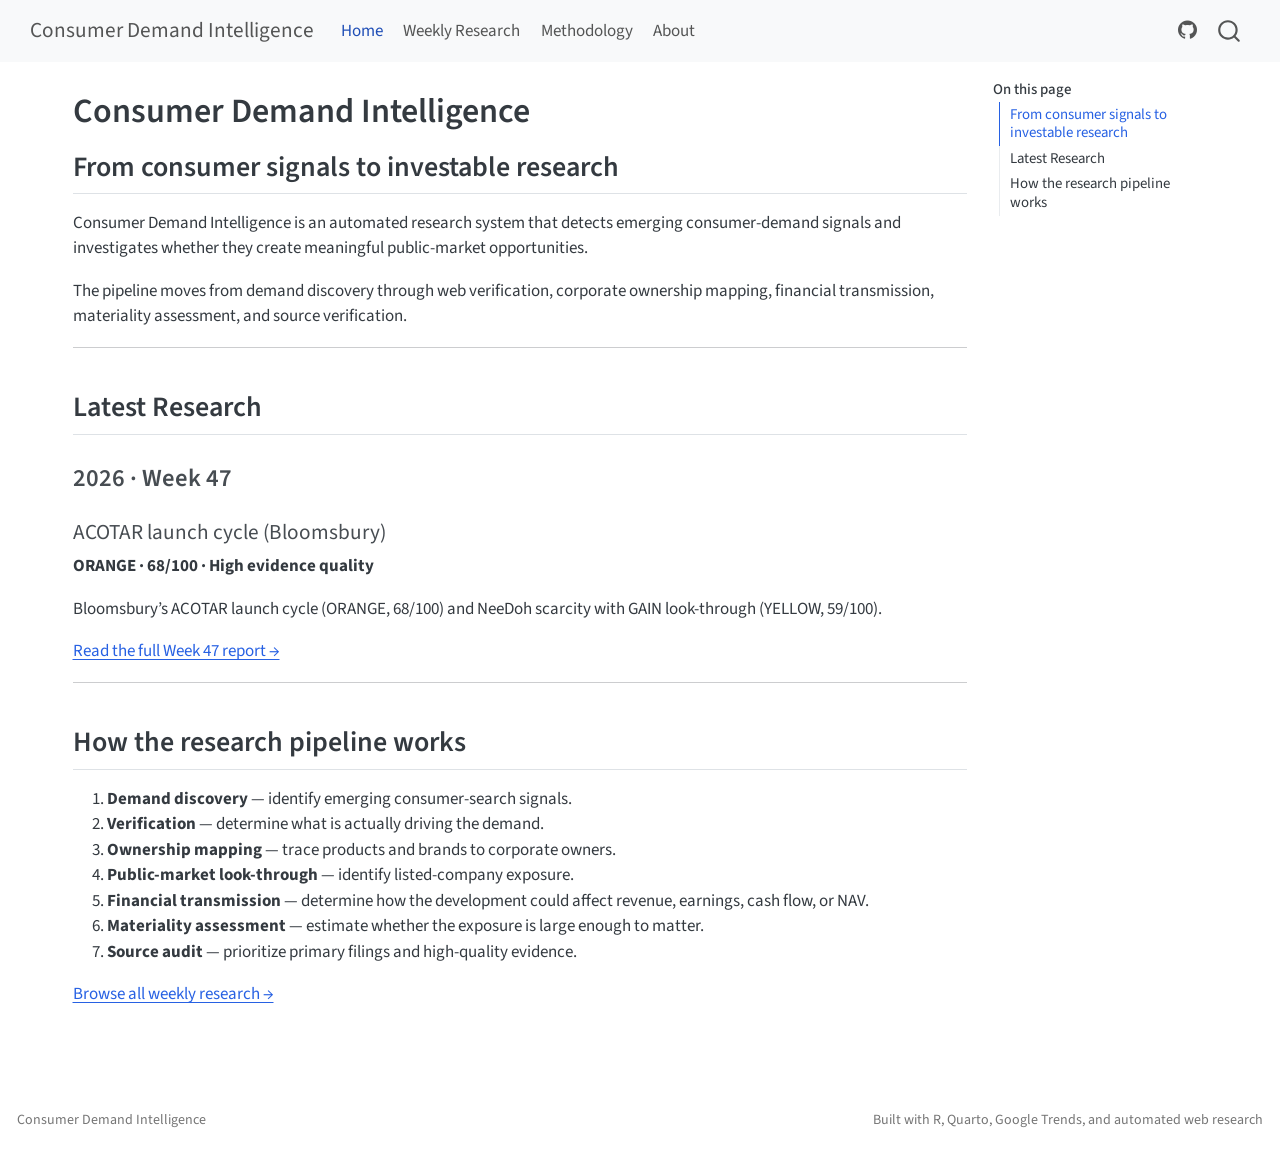
<file: index.html>
<!DOCTYPE html>
<html xmlns="http://www.w3.org/1999/xhtml" lang="en" xml:lang="en"><head>

<meta charset="utf-8">
<meta name="generator" content="quarto-1.11.9">

<meta name="viewport" content="width=device-width, initial-scale=1.0, user-scalable=yes">


<title>Consumer Demand Intelligence</title>
<style>
/* Default styles provided by pandoc.
** See https://pandoc.org/MANUAL.html#variables-for-html for config info.
*/
span.smallcaps{font-variant: small-caps;}
div.columns{display: flex; gap: 1.5em;}
div.column{flex: auto;}
@media screen {
div.columns{gap: min(4vw, 1.5em);}
div.column{overflow-x: auto;}
}
div.hanging-indent{margin-left: 1.5em; text-indent: -1.5em;}
ul.task-list{list-style: none;}
ul.task-list li input[type="checkbox"] {
  width: 0.8em;
  margin: 0 0.8em 0.2em -1em; /* quarto-specific, see https://github.com/quarto-dev/quarto-cli/issues/4556 */ 
  vertical-align: middle;
}
</style>


<script src="site_libs/quarto-nav/quarto-nav.js"></script>
<script src="site_libs/quarto-nav/headroom.min.js"></script>
<script src="site_libs/clipboard/clipboard.min.js"></script>
<script src="site_libs/quarto-search/autocomplete.umd.js"></script>
<script src="site_libs/quarto-search/fuse.min.js"></script>
<script src="site_libs/quarto-search/quarto-search.js"></script>
<meta name="quarto:offset" content="./">
<script src="site_libs/quarto-html/quarto.js" type="module"></script>
<script src="site_libs/quarto-html/tabsets/tabsets.js" type="module"></script>
<script src="site_libs/quarto-html/scrollable-regions/scrollable-regions.js" type="module"></script>
<script src="site_libs/quarto-html/popper.min.js"></script>
<script src="site_libs/quarto-html/tippy.umd.min.js"></script>
<script src="site_libs/quarto-html/anchor.min.js"></script>
<link href="site_libs/quarto-html/tippy.css" rel="stylesheet">
<link href="site_libs/quarto-html/quarto-syntax-highlighting-63b5708e65d6cd79cd7618c58d0c21e7.css" rel="stylesheet" id="quarto-text-highlighting-styles">
<script src="site_libs/bootstrap/bootstrap.min.js"></script>
<link href="site_libs/bootstrap/bootstrap-icons.css" rel="stylesheet">
<link href="site_libs/bootstrap/bootstrap-cb61c712ca1a7fe70a83faed8e4da2d7.min.css" rel="stylesheet" append-hash="true" id="quarto-bootstrap" data-mode="light">
<script id="quarto-search-options" type="application/json">{
  "location": "navbar",
  "copy-button": false,
  "collapse-after": 3,
  "panel-placement": "end",
  "type": "overlay",
  "limit": 50,
  "keyboard-shortcut": [
    "f",
    "/",
    "s"
  ],
  "show-item-context": false,
  "language": {
    "search-no-results-text": "No results",
    "search-matching-documents-text": "matching documents",
    "search-copy-link-title": "Copy link to search",
    "search-hide-matches-text": "Hide additional matches",
    "search-more-match-text": "more match in this document",
    "search-more-matches-text": "more matches in this document",
    "search-clear-button-title": "Clear",
    "search-text-placeholder": "",
    "search-detached-cancel-button-title": "Cancel",
    "search-submit-button-title": "Submit",
    "search-label": "Search"
  }
}</script>


<link rel="stylesheet" href="styles.css">
</head>

<body class="nav-fixed quarto-light"><a id="quarto-skip-link" class="visually-hidden-focusable" href="#quarto-document-content">Skip to main content</a>

<div id="quarto-search-results"></div>
  <header id="quarto-header" class="headroom fixed-top">
    <nav class="navbar navbar-expand-lg " data-bs-theme="dark" aria-label="Site">
      <div class="navbar-container container-fluid">
      <div class="navbar-brand-container mx-auto">
    <a class="navbar-brand" href="./index.html">
    <span class="navbar-title">Consumer Demand Intelligence</span>
    </a>
  </div>
          <button class="navbar-toggler" type="button" data-bs-toggle="collapse" data-bs-target="#navbarCollapse" aria-controls="navbarCollapse" aria-expanded="false" aria-label="Toggle navigation" onclick="if (window.quartoToggleHeadroom) { window.quartoToggleHeadroom(); }">
  <span class="navbar-toggler-icon"></span>
</button>
          <div class="collapse navbar-collapse" id="navbarCollapse">
            <ul class="navbar-nav navbar-nav-scroll me-auto">
  <li class="nav-item">
    <a class="nav-link active" href="./index.html" aria-current="page"> 
<span class="menu-text">Home</span></a>
  </li>  
  <li class="nav-item">
    <a class="nav-link" href="./research/index.html"> 
<span class="menu-text">Weekly Research</span></a>
  </li>  
  <li class="nav-item">
    <a class="nav-link" href="./methodology.html"> 
<span class="menu-text">Methodology</span></a>
  </li>  
  <li class="nav-item">
    <a class="nav-link" href="./about.html"> 
<span class="menu-text">About</span></a>
  </li>  
</ul>
            <ul class="navbar-nav navbar-nav-scroll ms-auto">
  <li class="nav-item compact">
    <a class="nav-link" href="https://github.com/JosePenaS/consumer-demand-intelligence"> <i class="bi bi-github" role="img">
</i> 
<span class="menu-text"></span></a>
  </li>  
</ul>
          </div> <!-- /navcollapse -->
            <div class="quarto-navbar-tools">
</div>
            <div id="quarto-search" class="" title="Search"></div>
      </div> <!-- /container-fluid -->
    </nav>
</header>
<!-- content -->
<div id="quarto-content" class="quarto-container page-columns page-rows-contents page-layout-full page-navbar">
<!-- sidebar -->
<!-- margin-sidebar -->
    <div id="quarto-margin-sidebar" class="sidebar margin-sidebar">
        <nav id="TOC" role="doc-toc" aria-labelledby="toc-title" class="toc-active">
    <h2 id="toc-title">On this page</h2>
   
  <ul>
  <li><a href="#from-consumer-signals-to-investable-research" id="toc-from-consumer-signals-to-investable-research" class="nav-link active" data-scroll-target="#from-consumer-signals-to-investable-research">From consumer signals to investable research</a></li>
  <li><a href="#latest-research" id="toc-latest-research" class="nav-link" data-scroll-target="#latest-research">Latest Research</a>
  <ul class="collapse">
  <li><a href="#week-47" id="toc-week-47" class="nav-link" data-scroll-target="#week-47">2026 · Week 47</a></li>
  </ul></li>
  <li><a href="#how-the-research-pipeline-works" id="toc-how-the-research-pipeline-works" class="nav-link" data-scroll-target="#how-the-research-pipeline-works">How the research pipeline works</a></li>
  </ul>
</nav>
    </div>
<!-- main -->
<main class="content column-page-left" id="quarto-document-content" tabindex="-1">

<header id="title-block-header" class="quarto-title-block default">
<div class="quarto-title">
<h1 class="title">Consumer Demand Intelligence</h1>
</div>



<div class="quarto-title-meta column-page-left">

    
  
    
  </div>
  


</header>


<section id="from-consumer-signals-to-investable-research" class="level2">
<h2 class="anchored" data-anchor-id="from-consumer-signals-to-investable-research">From consumer signals to investable research</h2>
<p>Consumer Demand Intelligence is an automated research system that detects emerging consumer-demand signals and investigates whether they create meaningful public-market opportunities.</p>
<p>The pipeline moves from demand discovery through web verification, corporate ownership mapping, financial transmission, materiality assessment, and source verification.</p>
<hr>
</section>
<section id="latest-research" class="level2">
<h2 class="anchored" data-anchor-id="latest-research">Latest Research</h2>
<!-- LATEST-RESEARCH-START -->
<section id="week-47" class="level3">
<h3 class="anchored" data-anchor-id="week-47">2026 · Week 47</h3>
<section id="acotar-launch-cycle-bloomsbury" class="level4">
<h4 class="anchored" data-anchor-id="acotar-launch-cycle-bloomsbury">ACOTAR launch cycle (Bloomsbury)</h4>
<p><strong>ORANGE · 68/100 · High evidence quality</strong></p>
<p>Bloomsbury’s ACOTAR launch cycle (ORANGE, 68/100) and NeeDoh scarcity with GAIN look‑through (YELLOW, 59/100).</p>
<p><a href="./research/2026-W47.html">Read the full Week 47 report →</a></p>
<!-- LATEST-RESEARCH-END -->
<hr>
</section>
</section>
</section>
<section id="how-the-research-pipeline-works" class="level2">
<h2 class="anchored" data-anchor-id="how-the-research-pipeline-works">How the research pipeline works</h2>
<ol type="1">
<li><strong>Demand discovery</strong> — identify emerging consumer-search signals.</li>
<li><strong>Verification</strong> — determine what is actually driving the demand.</li>
<li><strong>Ownership mapping</strong> — trace products and brands to corporate owners.</li>
<li><strong>Public-market look-through</strong> — identify listed-company exposure.</li>
<li><strong>Financial transmission</strong> — determine how the development could affect revenue, earnings, cash flow, or NAV.</li>
<li><strong>Materiality assessment</strong> — estimate whether the exposure is large enough to matter.</li>
<li><strong>Source audit</strong> — prioritize primary filings and high-quality evidence.</li>
</ol>
<p><a href="./research/index.html">Browse all weekly research →</a></p>


</section>

</main> <!-- /main -->
<script id="quarto-html-after-body" type="application/javascript">
  window.document.addEventListener("DOMContentLoaded", function (event) {
    const icon = "";
    const anchorJS = new window.AnchorJS();
    anchorJS.options = {
      placement: 'right',
      icon: icon
    };
    anchorJS.add('.anchored');
    const isCodeAnnotation = (el) => {
      for (const clz of el.classList) {
        if (clz.startsWith('code-annotation-')) {                     
          return true;
        }
      }
      return false;
    }
    const onCopySuccess = function(e) {
      // button target
      const button = e.trigger;
      // don't keep focus
      button.blur();
      // flash "checked"
      button.classList.add('code-copy-button-checked');
      var currentTitle = button.getAttribute("title");
      button.setAttribute("title", "Copied!");
      let tooltip;
      if (window.bootstrap) {
        button.setAttribute("data-bs-toggle", "tooltip");
        button.setAttribute("data-bs-placement", "left");
        button.setAttribute("data-bs-title", "Copied!");
        tooltip = new bootstrap.Tooltip(button, 
          { trigger: "manual", 
            customClass: "code-copy-button-tooltip",
            offset: [0, -8]});
        tooltip.show();    
      }
      setTimeout(function() {
        if (tooltip) {
          tooltip.hide();
          button.removeAttribute("data-bs-title");
          button.removeAttribute("data-bs-toggle");
          button.removeAttribute("data-bs-placement");
        }
        button.setAttribute("title", currentTitle);
        button.classList.remove('code-copy-button-checked');
      }, 1000);
      // clear code selection
      e.clearSelection();
    }
    const getTextToCopy = function(trigger) {
      const outerScaffold = trigger.parentElement.cloneNode(true);
      const codeEl = outerScaffold.querySelector('code');
      for (const childEl of codeEl.children) {
        if (isCodeAnnotation(childEl)) {
          childEl.remove();
        }
      }
      return codeEl.innerText;
    }
    const clipboard = new window.ClipboardJS('.code-copy-button:not([data-in-quarto-modal])', {
      text: getTextToCopy
    });
    clipboard.on('success', onCopySuccess);
    if (window.document.getElementById('quarto-embedded-source-code-modal')) {
      const clipboardModal = new window.ClipboardJS('.code-copy-button[data-in-quarto-modal]', {
        text: getTextToCopy,
        container: window.document.getElementById('quarto-embedded-source-code-modal')
      });
      clipboardModal.on('success', onCopySuccess);
    }
      var localhostRegex = new RegExp(/^(?:http|https):\/\/localhost\:?[0-9]*\//);
      var mailtoRegex = new RegExp(/^mailto:/);
        var filterRegex = new RegExp("https:\/\/JosePenaS\.github\.io\/consumer-demand-intelligence\/");
      const newWindowLabel = "(opens in a new tab)";
      const newWindowNoteId = "quarto-ext-newwindow-label";
      // Links reference one hidden label through aria-describedby, so the
      // announcement never changes their accessible name.
      var describeNewWindow = (link) => {
        if (!window.document.getElementById(newWindowNoteId)) {
          var newWindowNote = window.document.createElement("span");
          newWindowNote.id = newWindowNoteId;
          newWindowNote.hidden = true;
          newWindowNote.textContent = newWindowLabel;
          window.document.body.appendChild(newWindowNote);
        }
        var describedBy = (link.getAttribute("aria-describedby") || "").split(/\s+/).filter(Boolean);
        if (!describedBy.includes(newWindowNoteId)) {
          describedBy.push(newWindowNoteId);
          link.setAttribute("aria-describedby", describedBy.join(" "));
        }
      }
      var isInternal = (href) => {
          return filterRegex.test(href) || localhostRegex.test(href) || mailtoRegex.test(href);
      }
      // Inspect non-navigation links and adorn them if external
      window.quartoDecorateExternalLinks = function (root) {
     var links = (root || window.document).querySelectorAll('a[href]:not(.nav-link):not(.navbar-brand):not(.toc-action):not(.sidebar-link):not(.sidebar-item-toggle):not(.pagination-link):not(.no-external):not([aria-hidden]):not(.dropdown-item):not(.quarto-navigation-tool):not(.about-link)');
      for (var i=0; i<links.length; i++) {
        const link = links[i];
        if (!isInternal(link.href)) {
          // undo the damage that might have been done by quarto-nav.js in the case of
          // links that we want to consider external
          if (link.dataset.originalHref !== undefined) {
            link.href = link.dataset.originalHref;
          }
            // target, if specified
            link.setAttribute("target", "_blank");
            if (link.getAttribute("rel") === null) {
              link.setAttribute("rel", "noopener");
            }
            describeNewWindow(link);
          if (!link.classList.contains('no-external-icon')) {
          }
        }
      }
      };
      window.quartoDecorateExternalLinks(window.document);
    // Esc closes the popup (WCAG 1.4.13) and focus leaving both trigger and
    // popup closes it (WCAG 2.4.11); tippy handles neither for interactive popups.
    const hideOnEscAndFocusOut = {
      name: 'hideOnEscAndFocusOut',
      defaultValue: true,
      fn(instance) {
        const dismiss = () => {
          // A show scheduled by the trigger delay would otherwise reopen it
          instance.clearDelayTimeouts();
          instance.hide();
        };
        const onKeyDown = (event) => {
          if (event.key !== 'Escape') {
            return;
          }
          // Keep Esc from also reaching page handlers (e.g. reveal.js overview),
          // except an open reveal.js slide menu, which Esc should close too.
          // The menu handles keys only when its keyboard option is on.
          const menuHandlesEsc = window.Reveal?.getPlugin?.('menu')?.isOpen() &&
            window.Reveal.getConfig().menu?.keyboard !== false;
          if (!menuHandlesEsc) {
            event.stopPropagation();
          }
          if (instance.popper.contains(window.document.activeElement)) {
            // Disabled while refocusing so the focus trigger does not reopen it
            instance.disable();
            instance.reference.focus();
            instance.enable();
          }
          dismiss();
        };
        const onFocusOut = (event) => {
          const target = event.relatedTarget;
          if (target && !instance.reference.contains(target) &&
              !instance.popper.contains(target)) {
            dismiss();
          }
        };
        // On the trigger too: a click trigger (code-annotations: select) has no
        // blur handling. Attached for the instance's lifetime so leaving the
        // trigger also cancels a show still pending on the trigger delay.
        instance.reference.addEventListener('focusout', onFocusOut);
        return {
          onShow() {
            window.document.addEventListener('keydown', onKeyDown, true);
            instance.popper.addEventListener('focusout', onFocusOut);
          },
          onHide() {
            window.document.removeEventListener('keydown', onKeyDown, true);
            instance.popper.removeEventListener('focusout', onFocusOut);
          },
          onDestroy() {
            instance.reference.removeEventListener('focusout', onFocusOut);
          },
        };
      },
    };
    function tippyHover(el, contentFn, onTriggerFn, onUntriggerFn) {
      const config = {
        allowHTML: true,
        maxWidth: 500,
        delay: 100,
        arrow: false,
        appendTo: function(el) {
            return el.parentElement;
        },
        interactive: true,
        interactiveBorder: 10,
        theme: 'quarto',
        placement: 'bottom-start',
        plugins: [hideOnEscAndFocusOut],
      };
      if (contentFn) {
        config.content = contentFn;
      }
      if (onTriggerFn) {
        config.onTrigger = onTriggerFn;
      }
      if (onUntriggerFn) {
        config.onUntrigger = onUntriggerFn;
      }
      window.tippy(el, config); 
    }
    const noterefs = window.document.querySelectorAll('a[role="doc-noteref"]');
    for (var i=0; i<noterefs.length; i++) {
      const ref = noterefs[i];
      tippyHover(ref, function() {
        // use id or data attribute instead here
        let href = ref.getAttribute('data-footnote-href') || ref.getAttribute('href');
        try { href = new URL(href).hash; } catch {}
        const id = href.replace(/^#\/?/, "");
        const note = window.document.getElementById(id);
        if (note) {
          return note.innerHTML;
        } else {
          return "";
        }
      });
    }
    const xrefs = window.document.querySelectorAll('a.quarto-xref');
    const processXRef = (id, note) => {
      // Strip column container classes
      const stripColumnClz = (el) => {
        el.classList.remove("page-full", "page-columns");
        if (el.children) {
          for (const child of el.children) {
            stripColumnClz(child);
          }
        }
      }
      stripColumnClz(note)
      if (id === null || id.startsWith('sec-')) {
        // Special case sections, only their first couple elements
        const container = document.createElement("div");
        if (note.children && note.children.length > 2) {
          container.appendChild(note.children[0].cloneNode(true));
          for (let i = 1; i < note.children.length; i++) {
            const child = note.children[i];
            if (child.tagName === "P" && child.innerText === "") {
              continue;
            } else {
              container.appendChild(child.cloneNode(true));
              break;
            }
          }
          if (window.Quarto?.typesetMath) {
            window.Quarto.typesetMath(container);
          }
          return container.innerHTML
        } else {
          if (window.Quarto?.typesetMath) {
            window.Quarto.typesetMath(note);
          }
          return note.innerHTML;
        }
      } else {
        // Remove any anchor links if they are present
        const anchorLink = note.querySelector('a.anchorjs-link');
        if (anchorLink) {
          anchorLink.remove();
        }
        if (window.Quarto?.typesetMath) {
          window.Quarto.typesetMath(note);
        }
        if (note.classList.contains("callout")) {
          return note.outerHTML;
        } else {
          return note.innerHTML;
        }
      }
    }
    for (var i=0; i<xrefs.length; i++) {
      const xref = xrefs[i];
      tippyHover(xref, undefined, function(instance) {
        instance.disable();
        let url = xref.getAttribute('href');
        let hash = undefined; 
        if (url.startsWith('#')) {
          hash = url;
        } else {
          try { hash = new URL(url).hash; } catch {}
        }
        if (hash) {
          const id = hash.replace(/^#\/?/, "");
          const note = window.document.getElementById(id);
          if (note !== null) {
            try {
              const html = processXRef(id, note.cloneNode(true));
              instance.setContent(html);
            } finally {
              instance.enable();
              instance.show();
            }
          } else {
            // See if we can fetch this
            fetch(url.split('#')[0])
            .then(res => res.text())
            .then(html => {
              const parser = new DOMParser();
              const htmlDoc = parser.parseFromString(html, "text/html");
              const note = htmlDoc.getElementById(id);
              if (note !== null) {
                const html = processXRef(id, note);
                instance.setContent(html);
              } 
            }).finally(() => {
              instance.enable();
              instance.show();
            });
          }
        } else {
          // See if we can fetch a full url (with no hash to target)
          // This is a special case and we should probably do some content thinning / targeting
          fetch(url)
          .then(res => res.text())
          .then(html => {
            const parser = new DOMParser();
            const htmlDoc = parser.parseFromString(html, "text/html");
            const note = htmlDoc.querySelector('main.content');
            if (note !== null) {
              // This should only happen for chapter cross references
              // (since there is no id in the URL)
              // remove the first header
              if (note.children.length > 0 && note.children[0].tagName === "HEADER") {
                note.children[0].remove();
              }
              const html = processXRef(null, note);
              instance.setContent(html);
            } 
          }).finally(() => {
            instance.enable();
            instance.show();
          });
        }
      }, function(instance) {
      });
    }
        let selectedAnnoteEl;
        const selectorForAnnotation = ( cell, annotation) => {
          let cellAttr = 'data-code-cell="' + cell + '"';
          let lineAttr = 'data-code-annotation="' +  annotation + '"';
          const selector = 'span[' + cellAttr + '][' + lineAttr + ']';
          return selector;
        }
        const selectCodeLines = (annoteEl) => {
          const doc = window.document;
          const targetCell = annoteEl.getAttribute("data-target-cell");
          const targetAnnotation = annoteEl.getAttribute("data-target-annotation");
          const annoteSpan = window.document.querySelector(selectorForAnnotation(targetCell, targetAnnotation));
          const lines = annoteSpan.getAttribute("data-code-lines").split(",");
          const lineIds = lines.map((line) => {
            return targetCell + "-" + line;
          })
          // Each band is positioned against its own containing block, which is
          // not the offsetParent of the lines, so place it from client rects.
          const placeBand = (band, firstEl, lastEl, codeBlock) => {
            const container = band.offsetParent;
            if (container === null) {
              return;
            }
            const containerRect = container.getBoundingClientRect();
            // Reveal.js scales slides with a transform, so convert client
            // pixels back to the CSS pixels of the container.
            const scale = containerRect.height / container.offsetHeight || 1;
            const firstRect = firstEl.getBoundingClientRect();
            const lastRect = lastEl.getBoundingClientRect();
            const top = (firstRect.top - containerRect.top) / scale - container.clientTop + container.scrollTop;
            const height = (lastRect.bottom - firstRect.top) / scale;
            band.style.top = top - 2 + "px";
            band.style.height = height + 4 + "px";
            if (codeBlock) {
              // Without the copy button wrapper, the containing block is wider
              // than the code block, so span the code block explicitly.
              const blockRect = codeBlock.getBoundingClientRect();
              band.style.left = (blockRect.left - containerRect.left) / scale - container.clientLeft + container.scrollLeft + "px";
              band.style.width = blockRect.width / scale + "px";
            }
          };
          if (lineIds.length > 0) {
            const el = window.document.getElementById(lineIds[0]);
            const lastEl = window.document.getElementById(lineIds[lineIds.length - 1]);
            const parent = el.parentElement.parentElement;
            // cook up a div (if necessary) and position it
            let div = window.document.getElementById("code-annotation-line-highlight");
            if (div === null) {
              div = window.document.createElement("div");
              div.setAttribute("id", "code-annotation-line-highlight");
              div.style.position = 'absolute';
              parent.appendChild(div);
            }
            placeBand(div, el, lastEl, parent.closest("div.sourceCode") || parent);
            let gutterDiv = window.document.getElementById("code-annotation-line-highlight-gutter");
            if (gutterDiv === null) {
              gutterDiv = window.document.createElement("div");
              gutterDiv.setAttribute("id", "code-annotation-line-highlight-gutter");
              gutterDiv.style.position = 'absolute';
              const codeCell = window.document.getElementById(targetCell);
              const gutter = codeCell.querySelector('.code-annotation-gutter');
              gutter.appendChild(gutterDiv);
            }
            placeBand(gutterDiv, el, lastEl);
            selectedAnnoteEl = annoteEl;
          }
        };
        const unselectCodeLines = () => {
          const elementsIds = ["code-annotation-line-highlight", "code-annotation-line-highlight-gutter"];
          elementsIds.forEach((elId) => {
            const div = window.document.getElementById(elId);
            if (div) {
              div.remove();
            }
          });
          selectedAnnoteEl = undefined;
        };
          // Handle positioning of the toggle
      window.addEventListener(
        "resize",
        throttle(() => {
          elRect = undefined;
          if (selectedAnnoteEl) {
            selectCodeLines(selectedAnnoteEl);
          }
        }, 10)
      );
      function throttle(fn, ms) {
      let throttle = false;
      let timer;
        return (...args) => {
          if(!throttle) { // first call gets through
              fn.apply(this, args);
              throttle = true;
          } else { // all the others get throttled
              if(timer) clearTimeout(timer); // cancel #2
              timer = setTimeout(() => {
                fn.apply(this, args);
                timer = throttle = false;
              }, ms);
          }
        };
      }
        // Attach click handler to the DT
        const annoteDls = window.document.querySelectorAll('dt[data-target-cell]');
        for (const annoteDlNode of annoteDls) {
          annoteDlNode.addEventListener('click', (event) => {
            const clickedEl = event.target;
            if (clickedEl !== selectedAnnoteEl) {
              unselectCodeLines();
              const activeEl = window.document.querySelector('dt[data-target-cell].code-annotation-active');
              if (activeEl) {
                activeEl.classList.remove('code-annotation-active');
              }
              selectCodeLines(clickedEl);
              clickedEl.classList.add('code-annotation-active');
            } else {
              // Unselect the line
              unselectCodeLines();
              clickedEl.classList.remove('code-annotation-active');
            }
          });
        }
    const findCites = (el) => {
      const parentEl = el.parentElement;
      if (parentEl) {
        const cites = parentEl.dataset.cites;
        if (cites) {
          return {
            el,
            cites: cites.split(' ')
          };
        } else {
          return findCites(el.parentElement)
        }
      } else {
        return undefined;
      }
    };
    var bibliorefs = window.document.querySelectorAll('a[role="doc-biblioref"]');
    for (var i=0; i<bibliorefs.length; i++) {
      const ref = bibliorefs[i];
      const citeInfo = findCites(ref);
      if (citeInfo) {
        tippyHover(citeInfo.el, function() {
          var popup = window.document.createElement('div');
          citeInfo.cites.forEach(function(cite) {
            var citeDiv = window.document.createElement('div');
            citeDiv.classList.add('hanging-indent');
            citeDiv.classList.add('csl-entry');
            var biblioDiv = window.document.getElementById('ref-' + cite);
            if (biblioDiv) {
              citeDiv.innerHTML = biblioDiv.innerHTML;
            }
            popup.appendChild(citeDiv);
          });
          return popup.innerHTML;
        });
      }
    }
  });
  </script>
  <script type="application/javascript">
  window.quartoScrollableRegionsLabels = {"code":"Scrollable code","output":"Scrollable output"};
  </script>
</div> <!-- /content -->
<footer class="footer">
  <div class="nav-footer">
    <div class="nav-footer-left">
<p>Consumer Demand Intelligence</p>
</div>   
    <div class="nav-footer-center">
      &nbsp;
    </div>
    <div class="nav-footer-right">
<p>Built with R, Quarto, Google Trends, and automated web research</p>
</div>
  </div>
</footer>




</body></html>
</file>
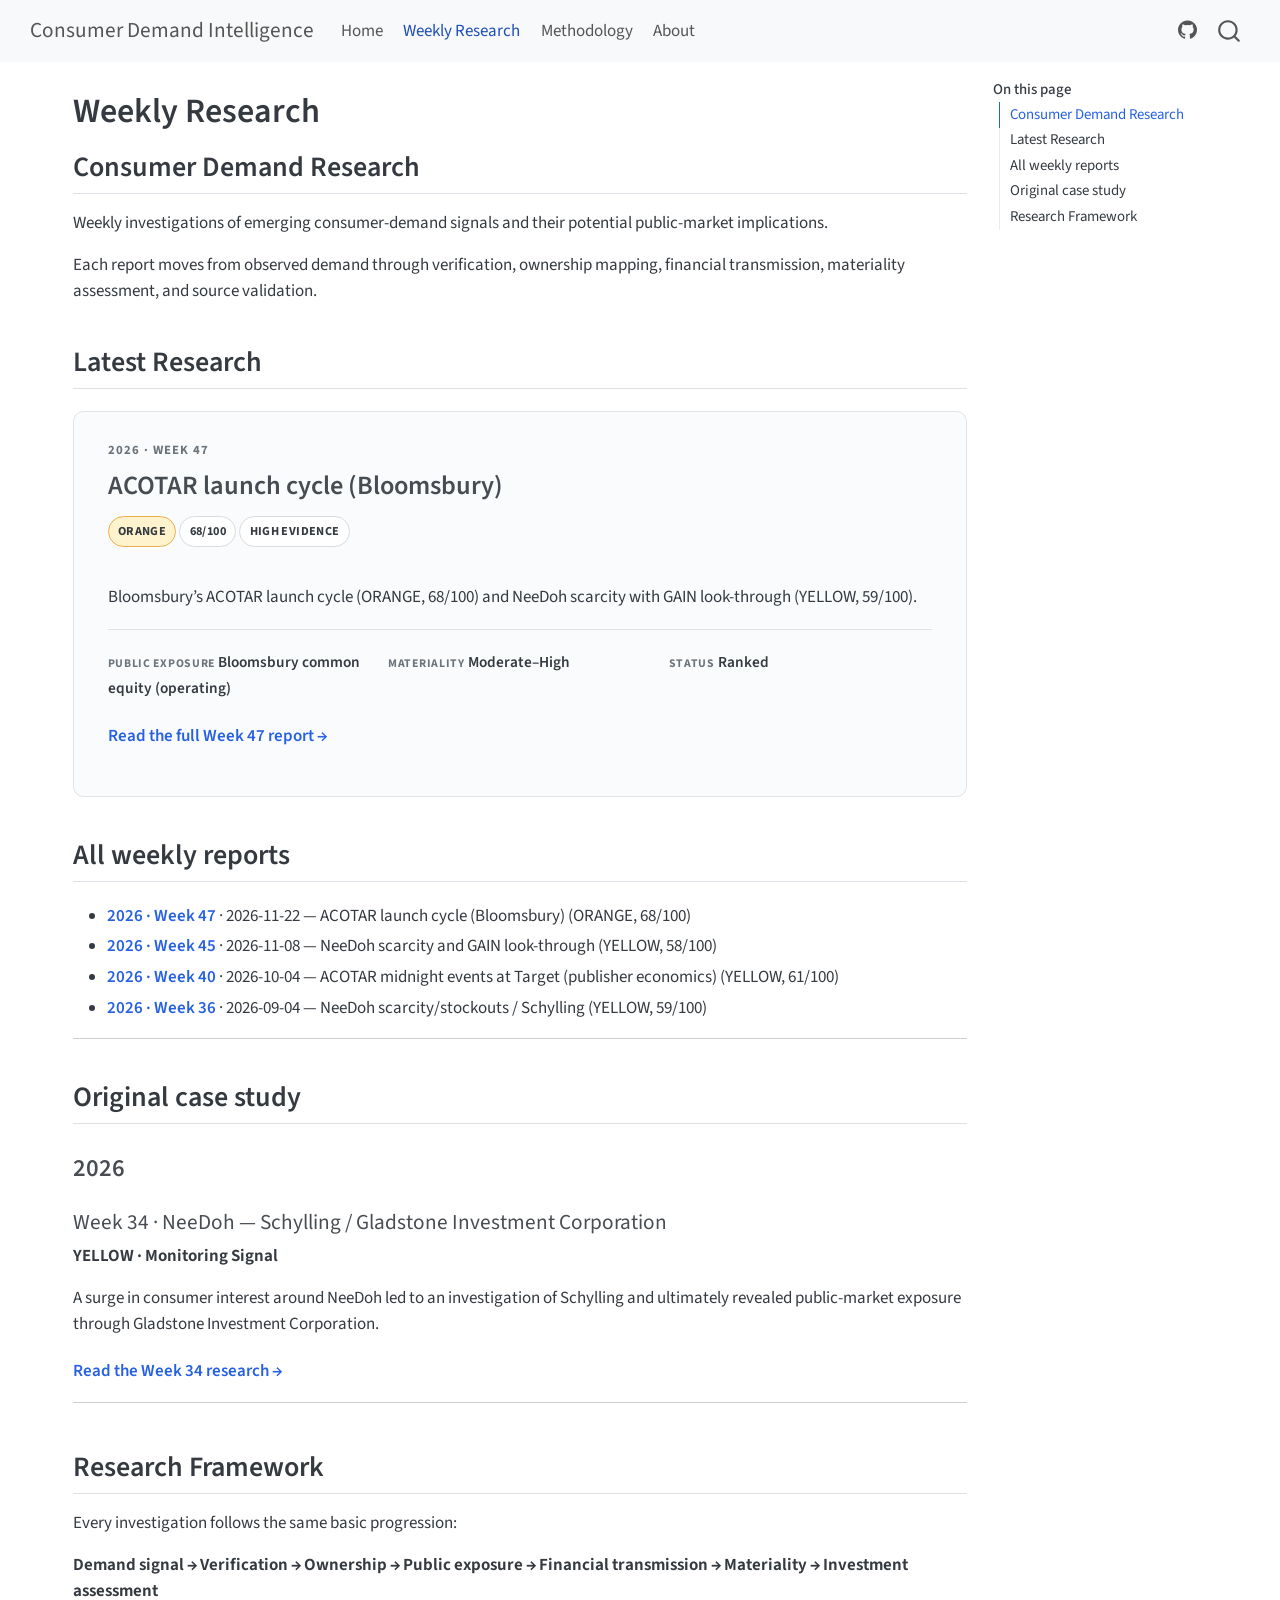
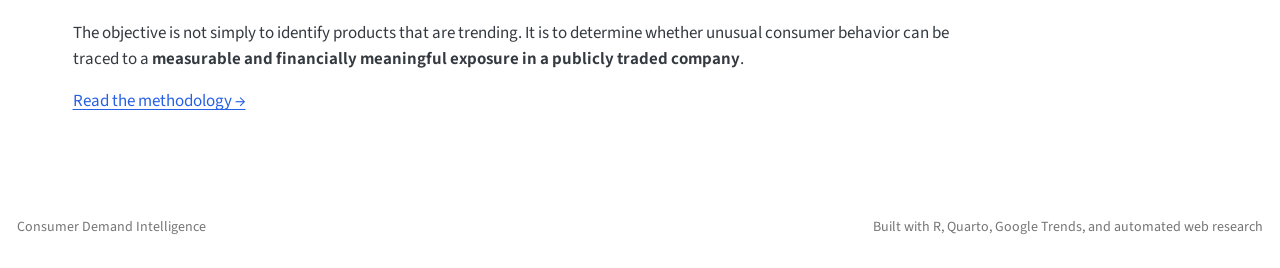
<file: research/index.html>
<!DOCTYPE html>
<html xmlns="http://www.w3.org/1999/xhtml" lang="en" xml:lang="en"><head>

<meta charset="utf-8">
<meta name="generator" content="quarto-1.11.9">

<meta name="viewport" content="width=device-width, initial-scale=1.0, user-scalable=yes">


<title>Weekly Research – Consumer Demand Intelligence</title>
<style>
/* Default styles provided by pandoc.
** See https://pandoc.org/MANUAL.html#variables-for-html for config info.
*/
span.smallcaps{font-variant: small-caps;}
div.columns{display: flex; gap: 1.5em;}
div.column{flex: auto;}
@media screen {
div.columns{gap: min(4vw, 1.5em);}
div.column{overflow-x: auto;}
}
div.hanging-indent{margin-left: 1.5em; text-indent: -1.5em;}
ul.task-list{list-style: none;}
ul.task-list li input[type="checkbox"] {
  width: 0.8em;
  margin: 0 0.8em 0.2em -1em; /* quarto-specific, see https://github.com/quarto-dev/quarto-cli/issues/4556 */ 
  vertical-align: middle;
}
</style>


<script src="../site_libs/quarto-nav/quarto-nav.js"></script>
<script src="../site_libs/quarto-nav/headroom.min.js"></script>
<script src="../site_libs/clipboard/clipboard.min.js"></script>
<script src="../site_libs/quarto-search/autocomplete.umd.js"></script>
<script src="../site_libs/quarto-search/fuse.min.js"></script>
<script src="../site_libs/quarto-search/quarto-search.js"></script>
<meta name="quarto:offset" content="../">
<script src="../site_libs/quarto-html/quarto.js" type="module"></script>
<script src="../site_libs/quarto-html/tabsets/tabsets.js" type="module"></script>
<script src="../site_libs/quarto-html/scrollable-regions/scrollable-regions.js" type="module"></script>
<script src="../site_libs/quarto-html/popper.min.js"></script>
<script src="../site_libs/quarto-html/tippy.umd.min.js"></script>
<script src="../site_libs/quarto-html/anchor.min.js"></script>
<link href="../site_libs/quarto-html/tippy.css" rel="stylesheet">
<link href="../site_libs/quarto-html/quarto-syntax-highlighting-63b5708e65d6cd79cd7618c58d0c21e7.css" rel="stylesheet" id="quarto-text-highlighting-styles">
<script src="../site_libs/bootstrap/bootstrap.min.js"></script>
<link href="../site_libs/bootstrap/bootstrap-icons.css" rel="stylesheet">
<link href="../site_libs/bootstrap/bootstrap-cb61c712ca1a7fe70a83faed8e4da2d7.min.css" rel="stylesheet" append-hash="true" id="quarto-bootstrap" data-mode="light">
<script id="quarto-search-options" type="application/json">{
  "location": "navbar",
  "copy-button": false,
  "collapse-after": 3,
  "panel-placement": "end",
  "type": "overlay",
  "limit": 50,
  "keyboard-shortcut": [
    "f",
    "/",
    "s"
  ],
  "show-item-context": false,
  "language": {
    "search-no-results-text": "No results",
    "search-matching-documents-text": "matching documents",
    "search-copy-link-title": "Copy link to search",
    "search-hide-matches-text": "Hide additional matches",
    "search-more-match-text": "more match in this document",
    "search-more-matches-text": "more matches in this document",
    "search-clear-button-title": "Clear",
    "search-text-placeholder": "",
    "search-detached-cancel-button-title": "Cancel",
    "search-submit-button-title": "Submit",
    "search-label": "Search"
  }
}</script>


<link rel="stylesheet" href="../styles.css">
</head>

<body class="nav-fixed research-hub quarto-light"><a id="quarto-skip-link" class="visually-hidden-focusable" href="#quarto-document-content">Skip to main content</a>

<div id="quarto-search-results"></div>
  <header id="quarto-header" class="headroom fixed-top">
    <nav class="navbar navbar-expand-lg " data-bs-theme="dark" aria-label="Site">
      <div class="navbar-container container-fluid">
      <div class="navbar-brand-container mx-auto">
    <a class="navbar-brand" href="../index.html">
    <span class="navbar-title">Consumer Demand Intelligence</span>
    </a>
  </div>
          <button class="navbar-toggler" type="button" data-bs-toggle="collapse" data-bs-target="#navbarCollapse" aria-controls="navbarCollapse" aria-expanded="false" aria-label="Toggle navigation" onclick="if (window.quartoToggleHeadroom) { window.quartoToggleHeadroom(); }">
  <span class="navbar-toggler-icon"></span>
</button>
          <div class="collapse navbar-collapse" id="navbarCollapse">
            <ul class="navbar-nav navbar-nav-scroll me-auto">
  <li class="nav-item">
    <a class="nav-link" href="../index.html"> 
<span class="menu-text">Home</span></a>
  </li>  
  <li class="nav-item">
    <a class="nav-link active" href="../research/index.html" aria-current="page"> 
<span class="menu-text">Weekly Research</span></a>
  </li>  
  <li class="nav-item">
    <a class="nav-link" href="../methodology.html"> 
<span class="menu-text">Methodology</span></a>
  </li>  
  <li class="nav-item">
    <a class="nav-link" href="../about.html"> 
<span class="menu-text">About</span></a>
  </li>  
</ul>
            <ul class="navbar-nav navbar-nav-scroll ms-auto">
  <li class="nav-item compact">
    <a class="nav-link" href="https://github.com/JosePenaS/consumer-demand-intelligence"> <i class="bi bi-github" role="img">
</i> 
<span class="menu-text"></span></a>
  </li>  
</ul>
          </div> <!-- /navcollapse -->
            <div class="quarto-navbar-tools">
</div>
            <div id="quarto-search" class="" title="Search"></div>
      </div> <!-- /container-fluid -->
    </nav>
</header>
<!-- content -->
<div id="quarto-content" class="quarto-container page-columns page-rows-contents page-layout-full page-navbar">
<!-- sidebar -->
<!-- margin-sidebar -->
    <div id="quarto-margin-sidebar" class="sidebar margin-sidebar">
        <nav id="TOC" role="doc-toc" aria-labelledby="toc-title" class="toc-active">
    <h2 id="toc-title">On this page</h2>
   
  <ul>
  <li><a href="#consumer-demand-research" id="toc-consumer-demand-research" class="nav-link active" data-scroll-target="#consumer-demand-research">Consumer Demand Research</a></li>
  <li><a href="#latest-research" id="toc-latest-research" class="nav-link" data-scroll-target="#latest-research">Latest Research</a></li>
  <li><a href="#all-weekly-reports" id="toc-all-weekly-reports" class="nav-link" data-scroll-target="#all-weekly-reports">All weekly reports</a></li>
  <li><a href="#original-case-study" id="toc-original-case-study" class="nav-link" data-scroll-target="#original-case-study">Original case study</a>
  <ul class="collapse">
  <li><a href="#section" id="toc-section" class="nav-link" data-scroll-target="#section">2026</a></li>
  </ul></li>
  <li><a href="#research-framework" id="toc-research-framework" class="nav-link" data-scroll-target="#research-framework">Research Framework</a></li>
  </ul>
</nav>
    </div>
<!-- main -->
<main class="content column-page-left" id="quarto-document-content" tabindex="-1">

<header id="title-block-header" class="quarto-title-block default">
<div class="quarto-title">
<h1 class="title">Weekly Research</h1>
</div>



<div class="quarto-title-meta column-page-left">

    
  
    
  </div>
  


</header>


<section id="consumer-demand-research" class="level2">
<h2 class="anchored" data-anchor-id="consumer-demand-research">Consumer Demand Research</h2>
<p>Weekly investigations of emerging consumer-demand signals and their potential public-market implications.</p>
<p>Each report moves from observed demand through verification, ownership mapping, financial transmission, materiality assessment, and source validation.</p>
<!-- AUTO-WEEKLY-START -->
</section>
<section id="latest-research" class="level2">
<h2 class="anchored" data-anchor-id="latest-research">Latest Research</h2>
<div class="research-feature">
<div class="research-kicker">
2026 · WEEK 47
</div>
<section id="acotar-launch-cycle-bloomsbury" class="level3">
<h3 class="anchored" data-anchor-id="acotar-launch-cycle-bloomsbury">ACOTAR launch cycle (Bloomsbury)</h3>
<div class="research-meta">
<p><span class="research-badge research-badge-orange">ORANGE</span> <span class="research-badge">68/100</span> <span class="research-badge">HIGH EVIDENCE</span></p>
</div>
<p>Bloomsbury’s ACOTAR launch cycle (ORANGE, 68/100) and NeeDoh scarcity with GAIN look‑through (YELLOW, 59/100).</p>
<div class="research-stats">
<div>
<p><span>PUBLIC EXPOSURE</span> <strong>Bloomsbury common equity (operating)</strong></p>
</div>
<div>
<p><span>MATERIALITY</span> <strong>Moderate–High</strong></p>
</div>
<div>
<p><span>STATUS</span> <strong>Ranked</strong></p>
</div>
</div>
<p><a href="../research/2026-W47.html" class="research-report-link">Read the full Week 47 report →</a></p>
</section>
</div>
</section>
<section id="all-weekly-reports" class="level2">
<h2 class="anchored" data-anchor-id="all-weekly-reports">All weekly reports</h2>
<ul>
<li><strong><a href="../research/2026-W47.html">2026 · Week 47</a></strong> · 2026-11-22 — ACOTAR launch cycle (Bloomsbury) (ORANGE, 68/100)</li>
<li><strong><a href="../research/2026-W45.html">2026 · Week 45</a></strong> · 2026-11-08 — NeeDoh scarcity and GAIN look-through (YELLOW, 58/100)</li>
<li><strong><a href="../research/2026-W40.html">2026 · Week 40</a></strong> · 2026-10-04 — ACOTAR midnight events at Target (publisher economics) (YELLOW, 61/100)</li>
<li><strong><a href="../research/2026-W36.html">2026 · Week 36</a></strong> · 2026-09-04 — NeeDoh scarcity/stockouts / Schylling (YELLOW, 59/100)</li>
</ul>
<!-- AUTO-WEEKLY-END -->
<hr>
</section>
<section id="original-case-study" class="level2">
<h2 class="anchored" data-anchor-id="original-case-study">Original case study</h2>
<section id="section" class="level3">
<h3 class="anchored" data-anchor-id="section">2026</h3>
<section id="week-34-needoh-schylling-gladstone-investment-corporation" class="level4">
<h4 class="anchored" data-anchor-id="week-34-needoh-schylling-gladstone-investment-corporation">Week 34 · NeeDoh — Schylling / Gladstone Investment Corporation</h4>
<p><strong>YELLOW · Monitoring Signal</strong></p>
<p>A surge in consumer interest around NeeDoh led to an investigation of Schylling and ultimately revealed public-market exposure through Gladstone Investment Corporation.</p>
<p><a href="../research/2026-W34-needoh.html">Read the Week 34 research →</a></p>
<hr>
</section>
</section>
</section>
<section id="research-framework" class="level2">
<h2 class="anchored" data-anchor-id="research-framework">Research Framework</h2>
<p>Every investigation follows the same basic progression:</p>
<p><strong>Demand signal → Verification → Ownership → Public exposure → Financial transmission → Materiality → Investment assessment</strong></p>
<p>The objective is not simply to identify products that are trending. It is to determine whether unusual consumer behavior can be traced to a <strong>measurable and financially meaningful exposure in a publicly traded company</strong>.</p>
<p><a href="../methodology.html">Read the methodology →</a></p>


</section>

</main> <!-- /main -->
<script id="quarto-html-after-body" type="application/javascript">
  window.document.addEventListener("DOMContentLoaded", function (event) {
    const icon = "";
    const anchorJS = new window.AnchorJS();
    anchorJS.options = {
      placement: 'right',
      icon: icon
    };
    anchorJS.add('.anchored');
    const isCodeAnnotation = (el) => {
      for (const clz of el.classList) {
        if (clz.startsWith('code-annotation-')) {                     
          return true;
        }
      }
      return false;
    }
    const onCopySuccess = function(e) {
      // button target
      const button = e.trigger;
      // don't keep focus
      button.blur();
      // flash "checked"
      button.classList.add('code-copy-button-checked');
      var currentTitle = button.getAttribute("title");
      button.setAttribute("title", "Copied!");
      let tooltip;
      if (window.bootstrap) {
        button.setAttribute("data-bs-toggle", "tooltip");
        button.setAttribute("data-bs-placement", "left");
        button.setAttribute("data-bs-title", "Copied!");
        tooltip = new bootstrap.Tooltip(button, 
          { trigger: "manual", 
            customClass: "code-copy-button-tooltip",
            offset: [0, -8]});
        tooltip.show();    
      }
      setTimeout(function() {
        if (tooltip) {
          tooltip.hide();
          button.removeAttribute("data-bs-title");
          button.removeAttribute("data-bs-toggle");
          button.removeAttribute("data-bs-placement");
        }
        button.setAttribute("title", currentTitle);
        button.classList.remove('code-copy-button-checked');
      }, 1000);
      // clear code selection
      e.clearSelection();
    }
    const getTextToCopy = function(trigger) {
      const outerScaffold = trigger.parentElement.cloneNode(true);
      const codeEl = outerScaffold.querySelector('code');
      for (const childEl of codeEl.children) {
        if (isCodeAnnotation(childEl)) {
          childEl.remove();
        }
      }
      return codeEl.innerText;
    }
    const clipboard = new window.ClipboardJS('.code-copy-button:not([data-in-quarto-modal])', {
      text: getTextToCopy
    });
    clipboard.on('success', onCopySuccess);
    if (window.document.getElementById('quarto-embedded-source-code-modal')) {
      const clipboardModal = new window.ClipboardJS('.code-copy-button[data-in-quarto-modal]', {
        text: getTextToCopy,
        container: window.document.getElementById('quarto-embedded-source-code-modal')
      });
      clipboardModal.on('success', onCopySuccess);
    }
      var localhostRegex = new RegExp(/^(?:http|https):\/\/localhost\:?[0-9]*\//);
      var mailtoRegex = new RegExp(/^mailto:/);
        var filterRegex = new RegExp("https:\/\/JosePenaS\.github\.io\/consumer-demand-intelligence\/");
      const newWindowLabel = "(opens in a new tab)";
      const newWindowNoteId = "quarto-ext-newwindow-label";
      // Links reference one hidden label through aria-describedby, so the
      // announcement never changes their accessible name.
      var describeNewWindow = (link) => {
        if (!window.document.getElementById(newWindowNoteId)) {
          var newWindowNote = window.document.createElement("span");
          newWindowNote.id = newWindowNoteId;
          newWindowNote.hidden = true;
          newWindowNote.textContent = newWindowLabel;
          window.document.body.appendChild(newWindowNote);
        }
        var describedBy = (link.getAttribute("aria-describedby") || "").split(/\s+/).filter(Boolean);
        if (!describedBy.includes(newWindowNoteId)) {
          describedBy.push(newWindowNoteId);
          link.setAttribute("aria-describedby", describedBy.join(" "));
        }
      }
      var isInternal = (href) => {
          return filterRegex.test(href) || localhostRegex.test(href) || mailtoRegex.test(href);
      }
      // Inspect non-navigation links and adorn them if external
      window.quartoDecorateExternalLinks = function (root) {
     var links = (root || window.document).querySelectorAll('a[href]:not(.nav-link):not(.navbar-brand):not(.toc-action):not(.sidebar-link):not(.sidebar-item-toggle):not(.pagination-link):not(.no-external):not([aria-hidden]):not(.dropdown-item):not(.quarto-navigation-tool):not(.about-link)');
      for (var i=0; i<links.length; i++) {
        const link = links[i];
        if (!isInternal(link.href)) {
          // undo the damage that might have been done by quarto-nav.js in the case of
          // links that we want to consider external
          if (link.dataset.originalHref !== undefined) {
            link.href = link.dataset.originalHref;
          }
            // target, if specified
            link.setAttribute("target", "_blank");
            if (link.getAttribute("rel") === null) {
              link.setAttribute("rel", "noopener");
            }
            describeNewWindow(link);
          if (!link.classList.contains('no-external-icon')) {
          }
        }
      }
      };
      window.quartoDecorateExternalLinks(window.document);
    // Esc closes the popup (WCAG 1.4.13) and focus leaving both trigger and
    // popup closes it (WCAG 2.4.11); tippy handles neither for interactive popups.
    const hideOnEscAndFocusOut = {
      name: 'hideOnEscAndFocusOut',
      defaultValue: true,
      fn(instance) {
        const dismiss = () => {
          // A show scheduled by the trigger delay would otherwise reopen it
          instance.clearDelayTimeouts();
          instance.hide();
        };
        const onKeyDown = (event) => {
          if (event.key !== 'Escape') {
            return;
          }
          // Keep Esc from also reaching page handlers (e.g. reveal.js overview),
          // except an open reveal.js slide menu, which Esc should close too.
          // The menu handles keys only when its keyboard option is on.
          const menuHandlesEsc = window.Reveal?.getPlugin?.('menu')?.isOpen() &&
            window.Reveal.getConfig().menu?.keyboard !== false;
          if (!menuHandlesEsc) {
            event.stopPropagation();
          }
          if (instance.popper.contains(window.document.activeElement)) {
            // Disabled while refocusing so the focus trigger does not reopen it
            instance.disable();
            instance.reference.focus();
            instance.enable();
          }
          dismiss();
        };
        const onFocusOut = (event) => {
          const target = event.relatedTarget;
          if (target && !instance.reference.contains(target) &&
              !instance.popper.contains(target)) {
            dismiss();
          }
        };
        // On the trigger too: a click trigger (code-annotations: select) has no
        // blur handling. Attached for the instance's lifetime so leaving the
        // trigger also cancels a show still pending on the trigger delay.
        instance.reference.addEventListener('focusout', onFocusOut);
        return {
          onShow() {
            window.document.addEventListener('keydown', onKeyDown, true);
            instance.popper.addEventListener('focusout', onFocusOut);
          },
          onHide() {
            window.document.removeEventListener('keydown', onKeyDown, true);
            instance.popper.removeEventListener('focusout', onFocusOut);
          },
          onDestroy() {
            instance.reference.removeEventListener('focusout', onFocusOut);
          },
        };
      },
    };
    function tippyHover(el, contentFn, onTriggerFn, onUntriggerFn) {
      const config = {
        allowHTML: true,
        maxWidth: 500,
        delay: 100,
        arrow: false,
        appendTo: function(el) {
            return el.parentElement;
        },
        interactive: true,
        interactiveBorder: 10,
        theme: 'quarto',
        placement: 'bottom-start',
        plugins: [hideOnEscAndFocusOut],
      };
      if (contentFn) {
        config.content = contentFn;
      }
      if (onTriggerFn) {
        config.onTrigger = onTriggerFn;
      }
      if (onUntriggerFn) {
        config.onUntrigger = onUntriggerFn;
      }
      window.tippy(el, config); 
    }
    const noterefs = window.document.querySelectorAll('a[role="doc-noteref"]');
    for (var i=0; i<noterefs.length; i++) {
      const ref = noterefs[i];
      tippyHover(ref, function() {
        // use id or data attribute instead here
        let href = ref.getAttribute('data-footnote-href') || ref.getAttribute('href');
        try { href = new URL(href).hash; } catch {}
        const id = href.replace(/^#\/?/, "");
        const note = window.document.getElementById(id);
        if (note) {
          return note.innerHTML;
        } else {
          return "";
        }
      });
    }
    const xrefs = window.document.querySelectorAll('a.quarto-xref');
    const processXRef = (id, note) => {
      // Strip column container classes
      const stripColumnClz = (el) => {
        el.classList.remove("page-full", "page-columns");
        if (el.children) {
          for (const child of el.children) {
            stripColumnClz(child);
          }
        }
      }
      stripColumnClz(note)
      if (id === null || id.startsWith('sec-')) {
        // Special case sections, only their first couple elements
        const container = document.createElement("div");
        if (note.children && note.children.length > 2) {
          container.appendChild(note.children[0].cloneNode(true));
          for (let i = 1; i < note.children.length; i++) {
            const child = note.children[i];
            if (child.tagName === "P" && child.innerText === "") {
              continue;
            } else {
              container.appendChild(child.cloneNode(true));
              break;
            }
          }
          if (window.Quarto?.typesetMath) {
            window.Quarto.typesetMath(container);
          }
          return container.innerHTML
        } else {
          if (window.Quarto?.typesetMath) {
            window.Quarto.typesetMath(note);
          }
          return note.innerHTML;
        }
      } else {
        // Remove any anchor links if they are present
        const anchorLink = note.querySelector('a.anchorjs-link');
        if (anchorLink) {
          anchorLink.remove();
        }
        if (window.Quarto?.typesetMath) {
          window.Quarto.typesetMath(note);
        }
        if (note.classList.contains("callout")) {
          return note.outerHTML;
        } else {
          return note.innerHTML;
        }
      }
    }
    for (var i=0; i<xrefs.length; i++) {
      const xref = xrefs[i];
      tippyHover(xref, undefined, function(instance) {
        instance.disable();
        let url = xref.getAttribute('href');
        let hash = undefined; 
        if (url.startsWith('#')) {
          hash = url;
        } else {
          try { hash = new URL(url).hash; } catch {}
        }
        if (hash) {
          const id = hash.replace(/^#\/?/, "");
          const note = window.document.getElementById(id);
          if (note !== null) {
            try {
              const html = processXRef(id, note.cloneNode(true));
              instance.setContent(html);
            } finally {
              instance.enable();
              instance.show();
            }
          } else {
            // See if we can fetch this
            fetch(url.split('#')[0])
            .then(res => res.text())
            .then(html => {
              const parser = new DOMParser();
              const htmlDoc = parser.parseFromString(html, "text/html");
              const note = htmlDoc.getElementById(id);
              if (note !== null) {
                const html = processXRef(id, note);
                instance.setContent(html);
              } 
            }).finally(() => {
              instance.enable();
              instance.show();
            });
          }
        } else {
          // See if we can fetch a full url (with no hash to target)
          // This is a special case and we should probably do some content thinning / targeting
          fetch(url)
          .then(res => res.text())
          .then(html => {
            const parser = new DOMParser();
            const htmlDoc = parser.parseFromString(html, "text/html");
            const note = htmlDoc.querySelector('main.content');
            if (note !== null) {
              // This should only happen for chapter cross references
              // (since there is no id in the URL)
              // remove the first header
              if (note.children.length > 0 && note.children[0].tagName === "HEADER") {
                note.children[0].remove();
              }
              const html = processXRef(null, note);
              instance.setContent(html);
            } 
          }).finally(() => {
            instance.enable();
            instance.show();
          });
        }
      }, function(instance) {
      });
    }
        let selectedAnnoteEl;
        const selectorForAnnotation = ( cell, annotation) => {
          let cellAttr = 'data-code-cell="' + cell + '"';
          let lineAttr = 'data-code-annotation="' +  annotation + '"';
          const selector = 'span[' + cellAttr + '][' + lineAttr + ']';
          return selector;
        }
        const selectCodeLines = (annoteEl) => {
          const doc = window.document;
          const targetCell = annoteEl.getAttribute("data-target-cell");
          const targetAnnotation = annoteEl.getAttribute("data-target-annotation");
          const annoteSpan = window.document.querySelector(selectorForAnnotation(targetCell, targetAnnotation));
          const lines = annoteSpan.getAttribute("data-code-lines").split(",");
          const lineIds = lines.map((line) => {
            return targetCell + "-" + line;
          })
          // Each band is positioned against its own containing block, which is
          // not the offsetParent of the lines, so place it from client rects.
          const placeBand = (band, firstEl, lastEl, codeBlock) => {
            const container = band.offsetParent;
            if (container === null) {
              return;
            }
            const containerRect = container.getBoundingClientRect();
            // Reveal.js scales slides with a transform, so convert client
            // pixels back to the CSS pixels of the container.
            const scale = containerRect.height / container.offsetHeight || 1;
            const firstRect = firstEl.getBoundingClientRect();
            const lastRect = lastEl.getBoundingClientRect();
            const top = (firstRect.top - containerRect.top) / scale - container.clientTop + container.scrollTop;
            const height = (lastRect.bottom - firstRect.top) / scale;
            band.style.top = top - 2 + "px";
            band.style.height = height + 4 + "px";
            if (codeBlock) {
              // Without the copy button wrapper, the containing block is wider
              // than the code block, so span the code block explicitly.
              const blockRect = codeBlock.getBoundingClientRect();
              band.style.left = (blockRect.left - containerRect.left) / scale - container.clientLeft + container.scrollLeft + "px";
              band.style.width = blockRect.width / scale + "px";
            }
          };
          if (lineIds.length > 0) {
            const el = window.document.getElementById(lineIds[0]);
            const lastEl = window.document.getElementById(lineIds[lineIds.length - 1]);
            const parent = el.parentElement.parentElement;
            // cook up a div (if necessary) and position it
            let div = window.document.getElementById("code-annotation-line-highlight");
            if (div === null) {
              div = window.document.createElement("div");
              div.setAttribute("id", "code-annotation-line-highlight");
              div.style.position = 'absolute';
              parent.appendChild(div);
            }
            placeBand(div, el, lastEl, parent.closest("div.sourceCode") || parent);
            let gutterDiv = window.document.getElementById("code-annotation-line-highlight-gutter");
            if (gutterDiv === null) {
              gutterDiv = window.document.createElement("div");
              gutterDiv.setAttribute("id", "code-annotation-line-highlight-gutter");
              gutterDiv.style.position = 'absolute';
              const codeCell = window.document.getElementById(targetCell);
              const gutter = codeCell.querySelector('.code-annotation-gutter');
              gutter.appendChild(gutterDiv);
            }
            placeBand(gutterDiv, el, lastEl);
            selectedAnnoteEl = annoteEl;
          }
        };
        const unselectCodeLines = () => {
          const elementsIds = ["code-annotation-line-highlight", "code-annotation-line-highlight-gutter"];
          elementsIds.forEach((elId) => {
            const div = window.document.getElementById(elId);
            if (div) {
              div.remove();
            }
          });
          selectedAnnoteEl = undefined;
        };
          // Handle positioning of the toggle
      window.addEventListener(
        "resize",
        throttle(() => {
          elRect = undefined;
          if (selectedAnnoteEl) {
            selectCodeLines(selectedAnnoteEl);
          }
        }, 10)
      );
      function throttle(fn, ms) {
      let throttle = false;
      let timer;
        return (...args) => {
          if(!throttle) { // first call gets through
              fn.apply(this, args);
              throttle = true;
          } else { // all the others get throttled
              if(timer) clearTimeout(timer); // cancel #2
              timer = setTimeout(() => {
                fn.apply(this, args);
                timer = throttle = false;
              }, ms);
          }
        };
      }
        // Attach click handler to the DT
        const annoteDls = window.document.querySelectorAll('dt[data-target-cell]');
        for (const annoteDlNode of annoteDls) {
          annoteDlNode.addEventListener('click', (event) => {
            const clickedEl = event.target;
            if (clickedEl !== selectedAnnoteEl) {
              unselectCodeLines();
              const activeEl = window.document.querySelector('dt[data-target-cell].code-annotation-active');
              if (activeEl) {
                activeEl.classList.remove('code-annotation-active');
              }
              selectCodeLines(clickedEl);
              clickedEl.classList.add('code-annotation-active');
            } else {
              // Unselect the line
              unselectCodeLines();
              clickedEl.classList.remove('code-annotation-active');
            }
          });
        }
    const findCites = (el) => {
      const parentEl = el.parentElement;
      if (parentEl) {
        const cites = parentEl.dataset.cites;
        if (cites) {
          return {
            el,
            cites: cites.split(' ')
          };
        } else {
          return findCites(el.parentElement)
        }
      } else {
        return undefined;
      }
    };
    var bibliorefs = window.document.querySelectorAll('a[role="doc-biblioref"]');
    for (var i=0; i<bibliorefs.length; i++) {
      const ref = bibliorefs[i];
      const citeInfo = findCites(ref);
      if (citeInfo) {
        tippyHover(citeInfo.el, function() {
          var popup = window.document.createElement('div');
          citeInfo.cites.forEach(function(cite) {
            var citeDiv = window.document.createElement('div');
            citeDiv.classList.add('hanging-indent');
            citeDiv.classList.add('csl-entry');
            var biblioDiv = window.document.getElementById('ref-' + cite);
            if (biblioDiv) {
              citeDiv.innerHTML = biblioDiv.innerHTML;
            }
            popup.appendChild(citeDiv);
          });
          return popup.innerHTML;
        });
      }
    }
  });
  </script>
  <script type="application/javascript">
  window.quartoScrollableRegionsLabels = {"code":"Scrollable code","output":"Scrollable output"};
  </script>
</div> <!-- /content -->
<footer class="footer">
  <div class="nav-footer">
    <div class="nav-footer-left">
<p>Consumer Demand Intelligence</p>
</div>   
    <div class="nav-footer-center">
      &nbsp;
    </div>
    <div class="nav-footer-right">
<p>Built with R, Quarto, Google Trends, and automated web research</p>
</div>
  </div>
</footer>




</body></html>
</file>
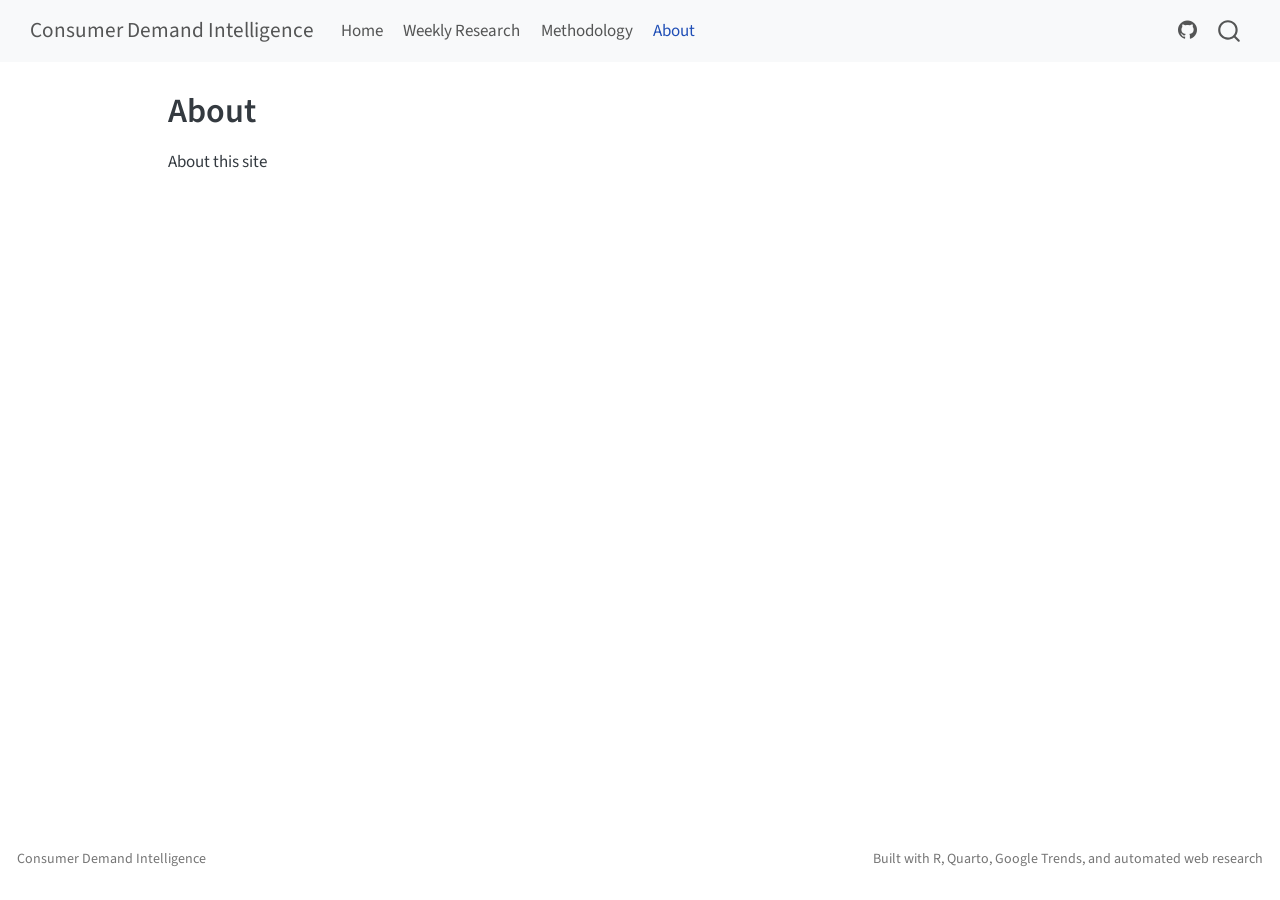
<file: about.html>
<!DOCTYPE html>
<html xmlns="http://www.w3.org/1999/xhtml" lang="en" xml:lang="en"><head>

<meta charset="utf-8">
<meta name="generator" content="quarto-1.11.9">

<meta name="viewport" content="width=device-width, initial-scale=1.0, user-scalable=yes">


<title>About – Consumer Demand Intelligence</title>
<style>
/* Default styles provided by pandoc.
** See https://pandoc.org/MANUAL.html#variables-for-html for config info.
*/
span.smallcaps{font-variant: small-caps;}
div.columns{display: flex; gap: 1.5em;}
div.column{flex: auto;}
@media screen {
div.columns{gap: min(4vw, 1.5em);}
div.column{overflow-x: auto;}
}
div.hanging-indent{margin-left: 1.5em; text-indent: -1.5em;}
ul.task-list{list-style: none;}
ul.task-list li input[type="checkbox"] {
  width: 0.8em;
  margin: 0 0.8em 0.2em -1em; /* quarto-specific, see https://github.com/quarto-dev/quarto-cli/issues/4556 */ 
  vertical-align: middle;
}
</style>


<script src="site_libs/quarto-nav/quarto-nav.js"></script>
<script src="site_libs/quarto-nav/headroom.min.js"></script>
<script src="site_libs/clipboard/clipboard.min.js"></script>
<script src="site_libs/quarto-search/autocomplete.umd.js"></script>
<script src="site_libs/quarto-search/fuse.min.js"></script>
<script src="site_libs/quarto-search/quarto-search.js"></script>
<meta name="quarto:offset" content="./">
<script src="site_libs/quarto-html/quarto.js" type="module"></script>
<script src="site_libs/quarto-html/tabsets/tabsets.js" type="module"></script>
<script src="site_libs/quarto-html/scrollable-regions/scrollable-regions.js" type="module"></script>
<script src="site_libs/quarto-html/popper.min.js"></script>
<script src="site_libs/quarto-html/tippy.umd.min.js"></script>
<script src="site_libs/quarto-html/anchor.min.js"></script>
<link href="site_libs/quarto-html/tippy.css" rel="stylesheet">
<link href="site_libs/quarto-html/quarto-syntax-highlighting-63b5708e65d6cd79cd7618c58d0c21e7.css" rel="stylesheet" id="quarto-text-highlighting-styles">
<script src="site_libs/bootstrap/bootstrap.min.js"></script>
<link href="site_libs/bootstrap/bootstrap-icons.css" rel="stylesheet">
<link href="site_libs/bootstrap/bootstrap-cb61c712ca1a7fe70a83faed8e4da2d7.min.css" rel="stylesheet" append-hash="true" id="quarto-bootstrap" data-mode="light">
<script id="quarto-search-options" type="application/json">{
  "location": "navbar",
  "copy-button": false,
  "collapse-after": 3,
  "panel-placement": "end",
  "type": "overlay",
  "limit": 50,
  "keyboard-shortcut": [
    "f",
    "/",
    "s"
  ],
  "show-item-context": false,
  "language": {
    "search-no-results-text": "No results",
    "search-matching-documents-text": "matching documents",
    "search-copy-link-title": "Copy link to search",
    "search-hide-matches-text": "Hide additional matches",
    "search-more-match-text": "more match in this document",
    "search-more-matches-text": "more matches in this document",
    "search-clear-button-title": "Clear",
    "search-text-placeholder": "",
    "search-detached-cancel-button-title": "Cancel",
    "search-submit-button-title": "Submit",
    "search-label": "Search"
  }
}</script>


<link rel="stylesheet" href="styles.css">
</head>

<body class="nav-fixed quarto-light"><a id="quarto-skip-link" class="visually-hidden-focusable" href="#quarto-document-content">Skip to main content</a>

<div id="quarto-search-results"></div>
  <header id="quarto-header" class="headroom fixed-top">
    <nav class="navbar navbar-expand-lg " data-bs-theme="dark" aria-label="Site">
      <div class="navbar-container container-fluid">
      <div class="navbar-brand-container mx-auto">
    <a class="navbar-brand" href="./index.html">
    <span class="navbar-title">Consumer Demand Intelligence</span>
    </a>
  </div>
          <button class="navbar-toggler" type="button" data-bs-toggle="collapse" data-bs-target="#navbarCollapse" aria-controls="navbarCollapse" aria-expanded="false" aria-label="Toggle navigation" onclick="if (window.quartoToggleHeadroom) { window.quartoToggleHeadroom(); }">
  <span class="navbar-toggler-icon"></span>
</button>
          <div class="collapse navbar-collapse" id="navbarCollapse">
            <ul class="navbar-nav navbar-nav-scroll me-auto">
  <li class="nav-item">
    <a class="nav-link" href="./index.html"> 
<span class="menu-text">Home</span></a>
  </li>  
  <li class="nav-item">
    <a class="nav-link" href="./research/index.html"> 
<span class="menu-text">Weekly Research</span></a>
  </li>  
  <li class="nav-item">
    <a class="nav-link" href="./methodology.html"> 
<span class="menu-text">Methodology</span></a>
  </li>  
  <li class="nav-item">
    <a class="nav-link active" href="./about.html" aria-current="page"> 
<span class="menu-text">About</span></a>
  </li>  
</ul>
            <ul class="navbar-nav navbar-nav-scroll ms-auto">
  <li class="nav-item compact">
    <a class="nav-link" href="https://github.com/JosePenaS/consumer-demand-intelligence"> <i class="bi bi-github" role="img">
</i> 
<span class="menu-text"></span></a>
  </li>  
</ul>
          </div> <!-- /navcollapse -->
            <div class="quarto-navbar-tools">
</div>
            <div id="quarto-search" class="" title="Search"></div>
      </div> <!-- /container-fluid -->
    </nav>
</header>
<!-- content -->
<div id="quarto-content" class="quarto-container page-columns page-rows-contents page-layout-article page-navbar">
<!-- sidebar -->
<!-- margin-sidebar -->
    <div id="quarto-margin-sidebar" class="sidebar margin-sidebar zindex-bottom">
        
    </div>
<!-- main -->
<main class="content" id="quarto-document-content" tabindex="-1">

<header id="title-block-header" class="quarto-title-block default">
<div class="quarto-title">
<h1 class="title">About</h1>
</div>



<div class="quarto-title-meta">

    
  
    
  </div>
  


</header>


<p>About this site</p>



</main> <!-- /main -->
<script id="quarto-html-after-body" type="application/javascript">
  window.document.addEventListener("DOMContentLoaded", function (event) {
    const icon = "";
    const anchorJS = new window.AnchorJS();
    anchorJS.options = {
      placement: 'right',
      icon: icon
    };
    anchorJS.add('.anchored');
    const isCodeAnnotation = (el) => {
      for (const clz of el.classList) {
        if (clz.startsWith('code-annotation-')) {                     
          return true;
        }
      }
      return false;
    }
    const onCopySuccess = function(e) {
      // button target
      const button = e.trigger;
      // don't keep focus
      button.blur();
      // flash "checked"
      button.classList.add('code-copy-button-checked');
      var currentTitle = button.getAttribute("title");
      button.setAttribute("title", "Copied!");
      let tooltip;
      if (window.bootstrap) {
        button.setAttribute("data-bs-toggle", "tooltip");
        button.setAttribute("data-bs-placement", "left");
        button.setAttribute("data-bs-title", "Copied!");
        tooltip = new bootstrap.Tooltip(button, 
          { trigger: "manual", 
            customClass: "code-copy-button-tooltip",
            offset: [0, -8]});
        tooltip.show();    
      }
      setTimeout(function() {
        if (tooltip) {
          tooltip.hide();
          button.removeAttribute("data-bs-title");
          button.removeAttribute("data-bs-toggle");
          button.removeAttribute("data-bs-placement");
        }
        button.setAttribute("title", currentTitle);
        button.classList.remove('code-copy-button-checked');
      }, 1000);
      // clear code selection
      e.clearSelection();
    }
    const getTextToCopy = function(trigger) {
      const outerScaffold = trigger.parentElement.cloneNode(true);
      const codeEl = outerScaffold.querySelector('code');
      for (const childEl of codeEl.children) {
        if (isCodeAnnotation(childEl)) {
          childEl.remove();
        }
      }
      return codeEl.innerText;
    }
    const clipboard = new window.ClipboardJS('.code-copy-button:not([data-in-quarto-modal])', {
      text: getTextToCopy
    });
    clipboard.on('success', onCopySuccess);
    if (window.document.getElementById('quarto-embedded-source-code-modal')) {
      const clipboardModal = new window.ClipboardJS('.code-copy-button[data-in-quarto-modal]', {
        text: getTextToCopy,
        container: window.document.getElementById('quarto-embedded-source-code-modal')
      });
      clipboardModal.on('success', onCopySuccess);
    }
      var localhostRegex = new RegExp(/^(?:http|https):\/\/localhost\:?[0-9]*\//);
      var mailtoRegex = new RegExp(/^mailto:/);
        var filterRegex = new RegExp("https:\/\/JosePenaS\.github\.io\/consumer-demand-intelligence\/");
      const newWindowLabel = "(opens in a new tab)";
      const newWindowNoteId = "quarto-ext-newwindow-label";
      // Links reference one hidden label through aria-describedby, so the
      // announcement never changes their accessible name.
      var describeNewWindow = (link) => {
        if (!window.document.getElementById(newWindowNoteId)) {
          var newWindowNote = window.document.createElement("span");
          newWindowNote.id = newWindowNoteId;
          newWindowNote.hidden = true;
          newWindowNote.textContent = newWindowLabel;
          window.document.body.appendChild(newWindowNote);
        }
        var describedBy = (link.getAttribute("aria-describedby") || "").split(/\s+/).filter(Boolean);
        if (!describedBy.includes(newWindowNoteId)) {
          describedBy.push(newWindowNoteId);
          link.setAttribute("aria-describedby", describedBy.join(" "));
        }
      }
      var isInternal = (href) => {
          return filterRegex.test(href) || localhostRegex.test(href) || mailtoRegex.test(href);
      }
      // Inspect non-navigation links and adorn them if external
      window.quartoDecorateExternalLinks = function (root) {
     var links = (root || window.document).querySelectorAll('a[href]:not(.nav-link):not(.navbar-brand):not(.toc-action):not(.sidebar-link):not(.sidebar-item-toggle):not(.pagination-link):not(.no-external):not([aria-hidden]):not(.dropdown-item):not(.quarto-navigation-tool):not(.about-link)');
      for (var i=0; i<links.length; i++) {
        const link = links[i];
        if (!isInternal(link.href)) {
          // undo the damage that might have been done by quarto-nav.js in the case of
          // links that we want to consider external
          if (link.dataset.originalHref !== undefined) {
            link.href = link.dataset.originalHref;
          }
            // target, if specified
            link.setAttribute("target", "_blank");
            if (link.getAttribute("rel") === null) {
              link.setAttribute("rel", "noopener");
            }
            describeNewWindow(link);
          if (!link.classList.contains('no-external-icon')) {
          }
        }
      }
      };
      window.quartoDecorateExternalLinks(window.document);
    // Esc closes the popup (WCAG 1.4.13) and focus leaving both trigger and
    // popup closes it (WCAG 2.4.11); tippy handles neither for interactive popups.
    const hideOnEscAndFocusOut = {
      name: 'hideOnEscAndFocusOut',
      defaultValue: true,
      fn(instance) {
        const dismiss = () => {
          // A show scheduled by the trigger delay would otherwise reopen it
          instance.clearDelayTimeouts();
          instance.hide();
        };
        const onKeyDown = (event) => {
          if (event.key !== 'Escape') {
            return;
          }
          // Keep Esc from also reaching page handlers (e.g. reveal.js overview),
          // except an open reveal.js slide menu, which Esc should close too.
          // The menu handles keys only when its keyboard option is on.
          const menuHandlesEsc = window.Reveal?.getPlugin?.('menu')?.isOpen() &&
            window.Reveal.getConfig().menu?.keyboard !== false;
          if (!menuHandlesEsc) {
            event.stopPropagation();
          }
          if (instance.popper.contains(window.document.activeElement)) {
            // Disabled while refocusing so the focus trigger does not reopen it
            instance.disable();
            instance.reference.focus();
            instance.enable();
          }
          dismiss();
        };
        const onFocusOut = (event) => {
          const target = event.relatedTarget;
          if (target && !instance.reference.contains(target) &&
              !instance.popper.contains(target)) {
            dismiss();
          }
        };
        // On the trigger too: a click trigger (code-annotations: select) has no
        // blur handling. Attached for the instance's lifetime so leaving the
        // trigger also cancels a show still pending on the trigger delay.
        instance.reference.addEventListener('focusout', onFocusOut);
        return {
          onShow() {
            window.document.addEventListener('keydown', onKeyDown, true);
            instance.popper.addEventListener('focusout', onFocusOut);
          },
          onHide() {
            window.document.removeEventListener('keydown', onKeyDown, true);
            instance.popper.removeEventListener('focusout', onFocusOut);
          },
          onDestroy() {
            instance.reference.removeEventListener('focusout', onFocusOut);
          },
        };
      },
    };
    function tippyHover(el, contentFn, onTriggerFn, onUntriggerFn) {
      const config = {
        allowHTML: true,
        maxWidth: 500,
        delay: 100,
        arrow: false,
        appendTo: function(el) {
            return el.parentElement;
        },
        interactive: true,
        interactiveBorder: 10,
        theme: 'quarto',
        placement: 'bottom-start',
        plugins: [hideOnEscAndFocusOut],
      };
      if (contentFn) {
        config.content = contentFn;
      }
      if (onTriggerFn) {
        config.onTrigger = onTriggerFn;
      }
      if (onUntriggerFn) {
        config.onUntrigger = onUntriggerFn;
      }
      window.tippy(el, config); 
    }
    const noterefs = window.document.querySelectorAll('a[role="doc-noteref"]');
    for (var i=0; i<noterefs.length; i++) {
      const ref = noterefs[i];
      tippyHover(ref, function() {
        // use id or data attribute instead here
        let href = ref.getAttribute('data-footnote-href') || ref.getAttribute('href');
        try { href = new URL(href).hash; } catch {}
        const id = href.replace(/^#\/?/, "");
        const note = window.document.getElementById(id);
        if (note) {
          return note.innerHTML;
        } else {
          return "";
        }
      });
    }
    const xrefs = window.document.querySelectorAll('a.quarto-xref');
    const processXRef = (id, note) => {
      // Strip column container classes
      const stripColumnClz = (el) => {
        el.classList.remove("page-full", "page-columns");
        if (el.children) {
          for (const child of el.children) {
            stripColumnClz(child);
          }
        }
      }
      stripColumnClz(note)
      if (id === null || id.startsWith('sec-')) {
        // Special case sections, only their first couple elements
        const container = document.createElement("div");
        if (note.children && note.children.length > 2) {
          container.appendChild(note.children[0].cloneNode(true));
          for (let i = 1; i < note.children.length; i++) {
            const child = note.children[i];
            if (child.tagName === "P" && child.innerText === "") {
              continue;
            } else {
              container.appendChild(child.cloneNode(true));
              break;
            }
          }
          if (window.Quarto?.typesetMath) {
            window.Quarto.typesetMath(container);
          }
          return container.innerHTML
        } else {
          if (window.Quarto?.typesetMath) {
            window.Quarto.typesetMath(note);
          }
          return note.innerHTML;
        }
      } else {
        // Remove any anchor links if they are present
        const anchorLink = note.querySelector('a.anchorjs-link');
        if (anchorLink) {
          anchorLink.remove();
        }
        if (window.Quarto?.typesetMath) {
          window.Quarto.typesetMath(note);
        }
        if (note.classList.contains("callout")) {
          return note.outerHTML;
        } else {
          return note.innerHTML;
        }
      }
    }
    for (var i=0; i<xrefs.length; i++) {
      const xref = xrefs[i];
      tippyHover(xref, undefined, function(instance) {
        instance.disable();
        let url = xref.getAttribute('href');
        let hash = undefined; 
        if (url.startsWith('#')) {
          hash = url;
        } else {
          try { hash = new URL(url).hash; } catch {}
        }
        if (hash) {
          const id = hash.replace(/^#\/?/, "");
          const note = window.document.getElementById(id);
          if (note !== null) {
            try {
              const html = processXRef(id, note.cloneNode(true));
              instance.setContent(html);
            } finally {
              instance.enable();
              instance.show();
            }
          } else {
            // See if we can fetch this
            fetch(url.split('#')[0])
            .then(res => res.text())
            .then(html => {
              const parser = new DOMParser();
              const htmlDoc = parser.parseFromString(html, "text/html");
              const note = htmlDoc.getElementById(id);
              if (note !== null) {
                const html = processXRef(id, note);
                instance.setContent(html);
              } 
            }).finally(() => {
              instance.enable();
              instance.show();
            });
          }
        } else {
          // See if we can fetch a full url (with no hash to target)
          // This is a special case and we should probably do some content thinning / targeting
          fetch(url)
          .then(res => res.text())
          .then(html => {
            const parser = new DOMParser();
            const htmlDoc = parser.parseFromString(html, "text/html");
            const note = htmlDoc.querySelector('main.content');
            if (note !== null) {
              // This should only happen for chapter cross references
              // (since there is no id in the URL)
              // remove the first header
              if (note.children.length > 0 && note.children[0].tagName === "HEADER") {
                note.children[0].remove();
              }
              const html = processXRef(null, note);
              instance.setContent(html);
            } 
          }).finally(() => {
            instance.enable();
            instance.show();
          });
        }
      }, function(instance) {
      });
    }
        let selectedAnnoteEl;
        const selectorForAnnotation = ( cell, annotation) => {
          let cellAttr = 'data-code-cell="' + cell + '"';
          let lineAttr = 'data-code-annotation="' +  annotation + '"';
          const selector = 'span[' + cellAttr + '][' + lineAttr + ']';
          return selector;
        }
        const selectCodeLines = (annoteEl) => {
          const doc = window.document;
          const targetCell = annoteEl.getAttribute("data-target-cell");
          const targetAnnotation = annoteEl.getAttribute("data-target-annotation");
          const annoteSpan = window.document.querySelector(selectorForAnnotation(targetCell, targetAnnotation));
          const lines = annoteSpan.getAttribute("data-code-lines").split(",");
          const lineIds = lines.map((line) => {
            return targetCell + "-" + line;
          })
          // Each band is positioned against its own containing block, which is
          // not the offsetParent of the lines, so place it from client rects.
          const placeBand = (band, firstEl, lastEl, codeBlock) => {
            const container = band.offsetParent;
            if (container === null) {
              return;
            }
            const containerRect = container.getBoundingClientRect();
            // Reveal.js scales slides with a transform, so convert client
            // pixels back to the CSS pixels of the container.
            const scale = containerRect.height / container.offsetHeight || 1;
            const firstRect = firstEl.getBoundingClientRect();
            const lastRect = lastEl.getBoundingClientRect();
            const top = (firstRect.top - containerRect.top) / scale - container.clientTop + container.scrollTop;
            const height = (lastRect.bottom - firstRect.top) / scale;
            band.style.top = top - 2 + "px";
            band.style.height = height + 4 + "px";
            if (codeBlock) {
              // Without the copy button wrapper, the containing block is wider
              // than the code block, so span the code block explicitly.
              const blockRect = codeBlock.getBoundingClientRect();
              band.style.left = (blockRect.left - containerRect.left) / scale - container.clientLeft + container.scrollLeft + "px";
              band.style.width = blockRect.width / scale + "px";
            }
          };
          if (lineIds.length > 0) {
            const el = window.document.getElementById(lineIds[0]);
            const lastEl = window.document.getElementById(lineIds[lineIds.length - 1]);
            const parent = el.parentElement.parentElement;
            // cook up a div (if necessary) and position it
            let div = window.document.getElementById("code-annotation-line-highlight");
            if (div === null) {
              div = window.document.createElement("div");
              div.setAttribute("id", "code-annotation-line-highlight");
              div.style.position = 'absolute';
              parent.appendChild(div);
            }
            placeBand(div, el, lastEl, parent.closest("div.sourceCode") || parent);
            let gutterDiv = window.document.getElementById("code-annotation-line-highlight-gutter");
            if (gutterDiv === null) {
              gutterDiv = window.document.createElement("div");
              gutterDiv.setAttribute("id", "code-annotation-line-highlight-gutter");
              gutterDiv.style.position = 'absolute';
              const codeCell = window.document.getElementById(targetCell);
              const gutter = codeCell.querySelector('.code-annotation-gutter');
              gutter.appendChild(gutterDiv);
            }
            placeBand(gutterDiv, el, lastEl);
            selectedAnnoteEl = annoteEl;
          }
        };
        const unselectCodeLines = () => {
          const elementsIds = ["code-annotation-line-highlight", "code-annotation-line-highlight-gutter"];
          elementsIds.forEach((elId) => {
            const div = window.document.getElementById(elId);
            if (div) {
              div.remove();
            }
          });
          selectedAnnoteEl = undefined;
        };
          // Handle positioning of the toggle
      window.addEventListener(
        "resize",
        throttle(() => {
          elRect = undefined;
          if (selectedAnnoteEl) {
            selectCodeLines(selectedAnnoteEl);
          }
        }, 10)
      );
      function throttle(fn, ms) {
      let throttle = false;
      let timer;
        return (...args) => {
          if(!throttle) { // first call gets through
              fn.apply(this, args);
              throttle = true;
          } else { // all the others get throttled
              if(timer) clearTimeout(timer); // cancel #2
              timer = setTimeout(() => {
                fn.apply(this, args);
                timer = throttle = false;
              }, ms);
          }
        };
      }
        // Attach click handler to the DT
        const annoteDls = window.document.querySelectorAll('dt[data-target-cell]');
        for (const annoteDlNode of annoteDls) {
          annoteDlNode.addEventListener('click', (event) => {
            const clickedEl = event.target;
            if (clickedEl !== selectedAnnoteEl) {
              unselectCodeLines();
              const activeEl = window.document.querySelector('dt[data-target-cell].code-annotation-active');
              if (activeEl) {
                activeEl.classList.remove('code-annotation-active');
              }
              selectCodeLines(clickedEl);
              clickedEl.classList.add('code-annotation-active');
            } else {
              // Unselect the line
              unselectCodeLines();
              clickedEl.classList.remove('code-annotation-active');
            }
          });
        }
    const findCites = (el) => {
      const parentEl = el.parentElement;
      if (parentEl) {
        const cites = parentEl.dataset.cites;
        if (cites) {
          return {
            el,
            cites: cites.split(' ')
          };
        } else {
          return findCites(el.parentElement)
        }
      } else {
        return undefined;
      }
    };
    var bibliorefs = window.document.querySelectorAll('a[role="doc-biblioref"]');
    for (var i=0; i<bibliorefs.length; i++) {
      const ref = bibliorefs[i];
      const citeInfo = findCites(ref);
      if (citeInfo) {
        tippyHover(citeInfo.el, function() {
          var popup = window.document.createElement('div');
          citeInfo.cites.forEach(function(cite) {
            var citeDiv = window.document.createElement('div');
            citeDiv.classList.add('hanging-indent');
            citeDiv.classList.add('csl-entry');
            var biblioDiv = window.document.getElementById('ref-' + cite);
            if (biblioDiv) {
              citeDiv.innerHTML = biblioDiv.innerHTML;
            }
            popup.appendChild(citeDiv);
          });
          return popup.innerHTML;
        });
      }
    }
  });
  </script>
  <script type="application/javascript">
  window.quartoScrollableRegionsLabels = {"code":"Scrollable code","output":"Scrollable output"};
  </script>
</div> <!-- /content -->
<footer class="footer">
  <div class="nav-footer">
    <div class="nav-footer-left">
<p>Consumer Demand Intelligence</p>
</div>   
    <div class="nav-footer-center">
      &nbsp;
    </div>
    <div class="nav-footer-right">
<p>Built with R, Quarto, Google Trends, and automated web research</p>
</div>
  </div>
</footer>




</body></html>
</file>
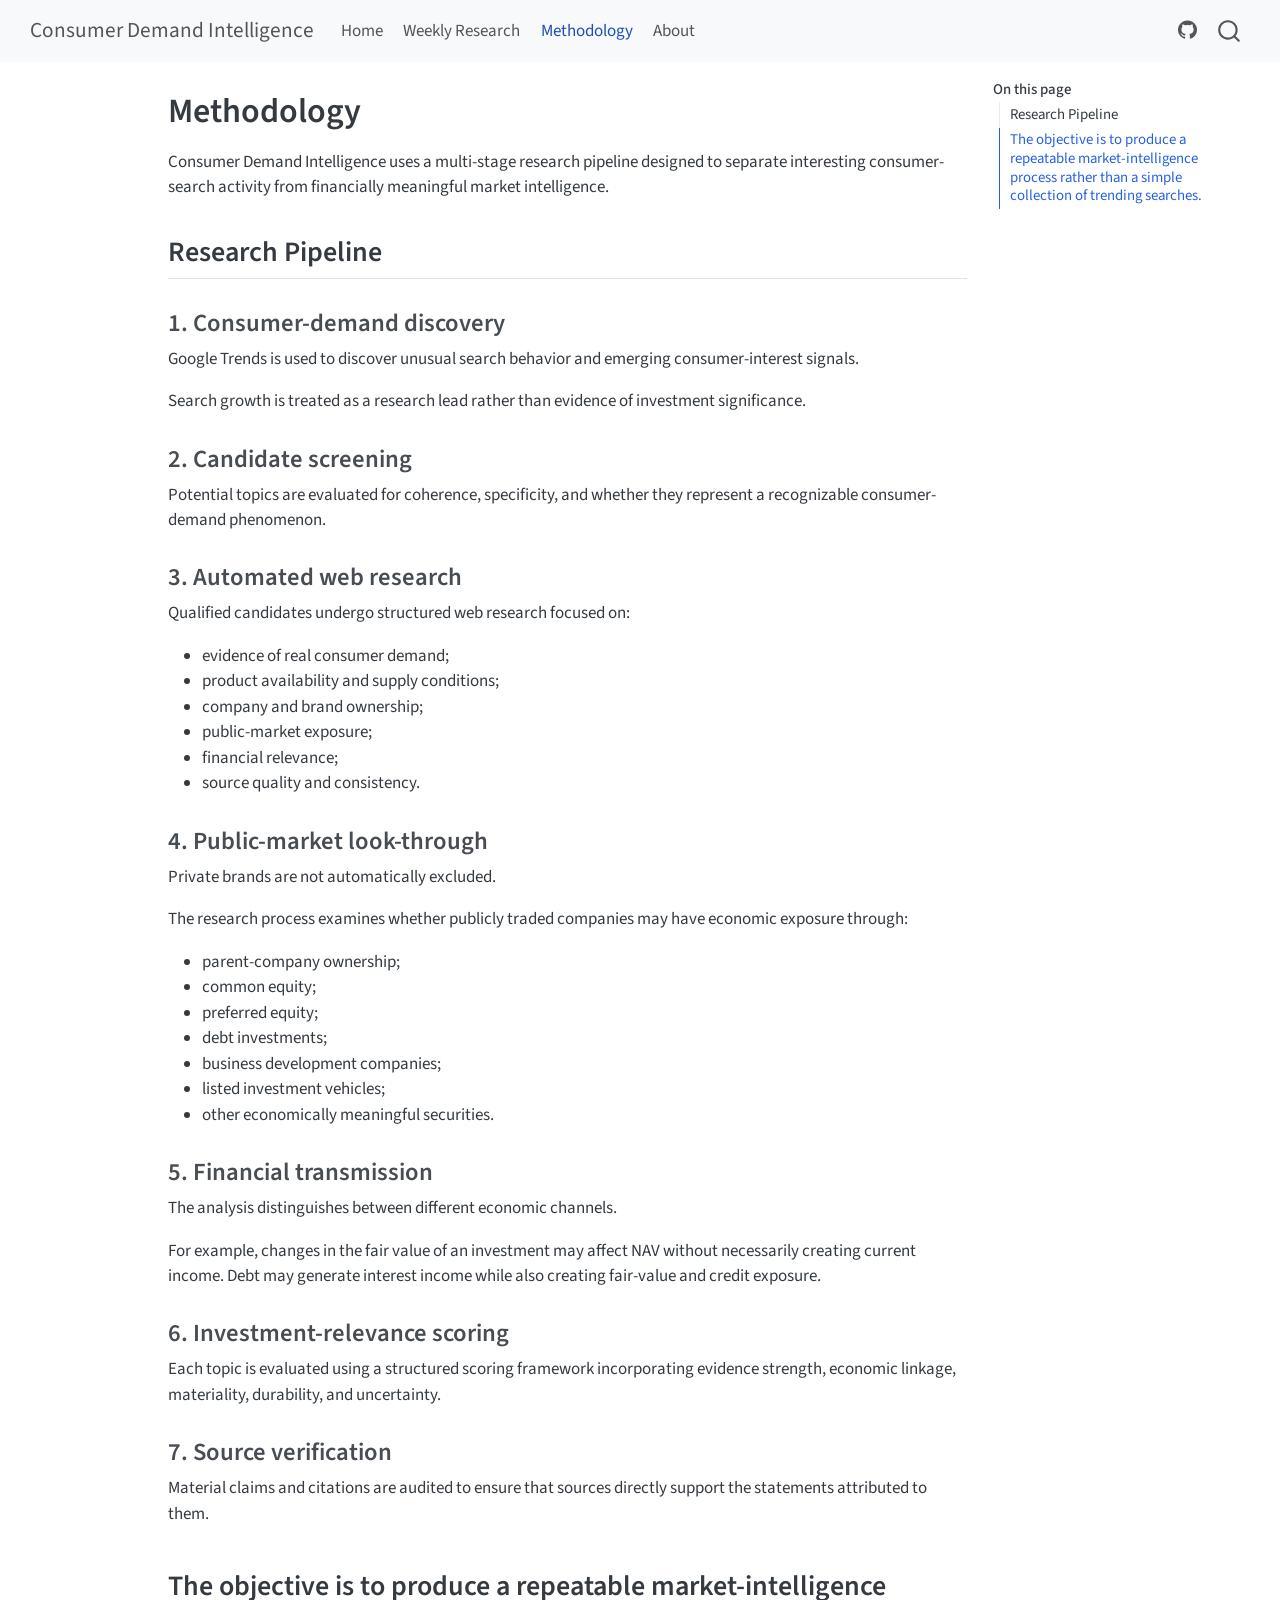
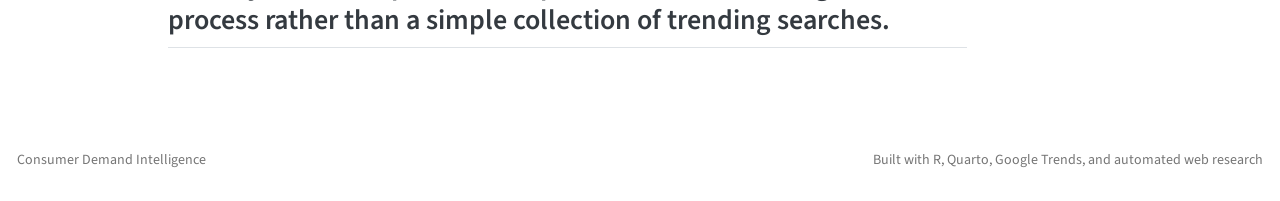
<file: methodology.html>
<!DOCTYPE html>
<html xmlns="http://www.w3.org/1999/xhtml" lang="en" xml:lang="en"><head>

<meta charset="utf-8">
<meta name="generator" content="quarto-1.11.9">

<meta name="viewport" content="width=device-width, initial-scale=1.0, user-scalable=yes">


<title>Methodology – Consumer Demand Intelligence</title>
<style>
/* Default styles provided by pandoc.
** See https://pandoc.org/MANUAL.html#variables-for-html for config info.
*/
span.smallcaps{font-variant: small-caps;}
div.columns{display: flex; gap: 1.5em;}
div.column{flex: auto;}
@media screen {
div.columns{gap: min(4vw, 1.5em);}
div.column{overflow-x: auto;}
}
div.hanging-indent{margin-left: 1.5em; text-indent: -1.5em;}
ul.task-list{list-style: none;}
ul.task-list li input[type="checkbox"] {
  width: 0.8em;
  margin: 0 0.8em 0.2em -1em; /* quarto-specific, see https://github.com/quarto-dev/quarto-cli/issues/4556 */ 
  vertical-align: middle;
}
</style>


<script src="site_libs/quarto-nav/quarto-nav.js"></script>
<script src="site_libs/quarto-nav/headroom.min.js"></script>
<script src="site_libs/clipboard/clipboard.min.js"></script>
<script src="site_libs/quarto-search/autocomplete.umd.js"></script>
<script src="site_libs/quarto-search/fuse.min.js"></script>
<script src="site_libs/quarto-search/quarto-search.js"></script>
<meta name="quarto:offset" content="./">
<script src="site_libs/quarto-html/quarto.js" type="module"></script>
<script src="site_libs/quarto-html/tabsets/tabsets.js" type="module"></script>
<script src="site_libs/quarto-html/scrollable-regions/scrollable-regions.js" type="module"></script>
<script src="site_libs/quarto-html/popper.min.js"></script>
<script src="site_libs/quarto-html/tippy.umd.min.js"></script>
<script src="site_libs/quarto-html/anchor.min.js"></script>
<link href="site_libs/quarto-html/tippy.css" rel="stylesheet">
<link href="site_libs/quarto-html/quarto-syntax-highlighting-63b5708e65d6cd79cd7618c58d0c21e7.css" rel="stylesheet" id="quarto-text-highlighting-styles">
<script src="site_libs/bootstrap/bootstrap.min.js"></script>
<link href="site_libs/bootstrap/bootstrap-icons.css" rel="stylesheet">
<link href="site_libs/bootstrap/bootstrap-cb61c712ca1a7fe70a83faed8e4da2d7.min.css" rel="stylesheet" append-hash="true" id="quarto-bootstrap" data-mode="light">
<script id="quarto-search-options" type="application/json">{
  "location": "navbar",
  "copy-button": false,
  "collapse-after": 3,
  "panel-placement": "end",
  "type": "overlay",
  "limit": 50,
  "keyboard-shortcut": [
    "f",
    "/",
    "s"
  ],
  "show-item-context": false,
  "language": {
    "search-no-results-text": "No results",
    "search-matching-documents-text": "matching documents",
    "search-copy-link-title": "Copy link to search",
    "search-hide-matches-text": "Hide additional matches",
    "search-more-match-text": "more match in this document",
    "search-more-matches-text": "more matches in this document",
    "search-clear-button-title": "Clear",
    "search-text-placeholder": "",
    "search-detached-cancel-button-title": "Cancel",
    "search-submit-button-title": "Submit",
    "search-label": "Search"
  }
}</script>


<link rel="stylesheet" href="styles.css">
</head>

<body class="nav-fixed quarto-light"><a id="quarto-skip-link" class="visually-hidden-focusable" href="#quarto-document-content">Skip to main content</a>

<div id="quarto-search-results"></div>
  <header id="quarto-header" class="headroom fixed-top">
    <nav class="navbar navbar-expand-lg " data-bs-theme="dark" aria-label="Site">
      <div class="navbar-container container-fluid">
      <div class="navbar-brand-container mx-auto">
    <a class="navbar-brand" href="./index.html">
    <span class="navbar-title">Consumer Demand Intelligence</span>
    </a>
  </div>
          <button class="navbar-toggler" type="button" data-bs-toggle="collapse" data-bs-target="#navbarCollapse" aria-controls="navbarCollapse" aria-expanded="false" aria-label="Toggle navigation" onclick="if (window.quartoToggleHeadroom) { window.quartoToggleHeadroom(); }">
  <span class="navbar-toggler-icon"></span>
</button>
          <div class="collapse navbar-collapse" id="navbarCollapse">
            <ul class="navbar-nav navbar-nav-scroll me-auto">
  <li class="nav-item">
    <a class="nav-link" href="./index.html"> 
<span class="menu-text">Home</span></a>
  </li>  
  <li class="nav-item">
    <a class="nav-link" href="./research/index.html"> 
<span class="menu-text">Weekly Research</span></a>
  </li>  
  <li class="nav-item">
    <a class="nav-link active" href="./methodology.html" aria-current="page"> 
<span class="menu-text">Methodology</span></a>
  </li>  
  <li class="nav-item">
    <a class="nav-link" href="./about.html"> 
<span class="menu-text">About</span></a>
  </li>  
</ul>
            <ul class="navbar-nav navbar-nav-scroll ms-auto">
  <li class="nav-item compact">
    <a class="nav-link" href="https://github.com/JosePenaS/consumer-demand-intelligence"> <i class="bi bi-github" role="img">
</i> 
<span class="menu-text"></span></a>
  </li>  
</ul>
          </div> <!-- /navcollapse -->
            <div class="quarto-navbar-tools">
</div>
            <div id="quarto-search" class="" title="Search"></div>
      </div> <!-- /container-fluid -->
    </nav>
</header>
<!-- content -->
<div id="quarto-content" class="quarto-container page-columns page-rows-contents page-layout-article page-navbar">
<!-- sidebar -->
<!-- margin-sidebar -->
    <div id="quarto-margin-sidebar" class="sidebar margin-sidebar">
        <nav id="TOC" role="doc-toc" aria-labelledby="toc-title" class="toc-active">
    <h2 id="toc-title">On this page</h2>
   
  <ul>
  <li><a href="#research-pipeline" id="toc-research-pipeline" class="nav-link active" data-scroll-target="#research-pipeline">Research Pipeline</a>
  <ul class="collapse">
  <li><a href="#consumer-demand-discovery" id="toc-consumer-demand-discovery" class="nav-link" data-scroll-target="#consumer-demand-discovery">1. Consumer-demand discovery</a></li>
  <li><a href="#candidate-screening" id="toc-candidate-screening" class="nav-link" data-scroll-target="#candidate-screening">2. Candidate screening</a></li>
  <li><a href="#automated-web-research" id="toc-automated-web-research" class="nav-link" data-scroll-target="#automated-web-research">3. Automated web research</a></li>
  <li><a href="#public-market-look-through" id="toc-public-market-look-through" class="nav-link" data-scroll-target="#public-market-look-through">4. Public-market look-through</a></li>
  <li><a href="#financial-transmission" id="toc-financial-transmission" class="nav-link" data-scroll-target="#financial-transmission">5. Financial transmission</a></li>
  <li><a href="#investment-relevance-scoring" id="toc-investment-relevance-scoring" class="nav-link" data-scroll-target="#investment-relevance-scoring">6. Investment-relevance scoring</a></li>
  <li><a href="#source-verification" id="toc-source-verification" class="nav-link" data-scroll-target="#source-verification">7. Source verification</a></li>
  </ul></li>
  <li><a href="#the-objective-is-to-produce-a-repeatable-market-intelligence-process-rather-than-a-simple-collection-of-trending-searches." id="toc-the-objective-is-to-produce-a-repeatable-market-intelligence-process-rather-than-a-simple-collection-of-trending-searches." class="nav-link" data-scroll-target="#the-objective-is-to-produce-a-repeatable-market-intelligence-process-rather-than-a-simple-collection-of-trending-searches.">The objective is to produce a repeatable market-intelligence process rather than a simple collection of trending searches.</a></li>
  </ul>
</nav>
    </div>
<!-- main -->
<main class="content" id="quarto-document-content" tabindex="-1">

<header id="title-block-header" class="quarto-title-block default">
<div class="quarto-title">
<h1 class="title">Methodology</h1>
</div>



<div class="quarto-title-meta">

    
  
    
  </div>
  


</header>


<p>Consumer Demand Intelligence uses a multi-stage research pipeline designed to separate interesting consumer-search activity from financially meaningful market intelligence.</p>
<section id="research-pipeline" class="level2">
<h2 class="anchored" data-anchor-id="research-pipeline">Research Pipeline</h2>
<section id="consumer-demand-discovery" class="level3">
<h3 class="anchored" data-anchor-id="consumer-demand-discovery">1. Consumer-demand discovery</h3>
<p>Google Trends is used to discover unusual search behavior and emerging consumer-interest signals.</p>
<p>Search growth is treated as a research lead rather than evidence of investment significance.</p>
</section>
<section id="candidate-screening" class="level3">
<h3 class="anchored" data-anchor-id="candidate-screening">2. Candidate screening</h3>
<p>Potential topics are evaluated for coherence, specificity, and whether they represent a recognizable consumer-demand phenomenon.</p>
</section>
<section id="automated-web-research" class="level3">
<h3 class="anchored" data-anchor-id="automated-web-research">3. Automated web research</h3>
<p>Qualified candidates undergo structured web research focused on:</p>
<ul>
<li>evidence of real consumer demand;</li>
<li>product availability and supply conditions;</li>
<li>company and brand ownership;</li>
<li>public-market exposure;</li>
<li>financial relevance;</li>
<li>source quality and consistency.</li>
</ul>
</section>
<section id="public-market-look-through" class="level3">
<h3 class="anchored" data-anchor-id="public-market-look-through">4. Public-market look-through</h3>
<p>Private brands are not automatically excluded.</p>
<p>The research process examines whether publicly traded companies may have economic exposure through:</p>
<ul>
<li>parent-company ownership;</li>
<li>common equity;</li>
<li>preferred equity;</li>
<li>debt investments;</li>
<li>business development companies;</li>
<li>listed investment vehicles;</li>
<li>other economically meaningful securities.</li>
</ul>
</section>
<section id="financial-transmission" class="level3">
<h3 class="anchored" data-anchor-id="financial-transmission">5. Financial transmission</h3>
<p>The analysis distinguishes between different economic channels.</p>
<p>For example, changes in the fair value of an investment may affect NAV without necessarily creating current income. Debt may generate interest income while also creating fair-value and credit exposure.</p>
</section>
<section id="investment-relevance-scoring" class="level3">
<h3 class="anchored" data-anchor-id="investment-relevance-scoring">6. Investment-relevance scoring</h3>
<p>Each topic is evaluated using a structured scoring framework incorporating evidence strength, economic linkage, materiality, durability, and uncertainty.</p>
</section>
<section id="source-verification" class="level3">
<h3 class="anchored" data-anchor-id="source-verification">7. Source verification</h3>
<p>Material claims and citations are audited to ensure that sources directly support the statements attributed to them.</p>
</section>
</section>
<section id="the-objective-is-to-produce-a-repeatable-market-intelligence-process-rather-than-a-simple-collection-of-trending-searches." class="level2">
<h2 class="anchored" data-anchor-id="the-objective-is-to-produce-a-repeatable-market-intelligence-process-rather-than-a-simple-collection-of-trending-searches.">The objective is to produce a repeatable market-intelligence process rather than a simple collection of trending searches.</h2>


</section>

</main> <!-- /main -->
<script id="quarto-html-after-body" type="application/javascript">
  window.document.addEventListener("DOMContentLoaded", function (event) {
    const icon = "";
    const anchorJS = new window.AnchorJS();
    anchorJS.options = {
      placement: 'right',
      icon: icon
    };
    anchorJS.add('.anchored');
    const isCodeAnnotation = (el) => {
      for (const clz of el.classList) {
        if (clz.startsWith('code-annotation-')) {                     
          return true;
        }
      }
      return false;
    }
    const onCopySuccess = function(e) {
      // button target
      const button = e.trigger;
      // don't keep focus
      button.blur();
      // flash "checked"
      button.classList.add('code-copy-button-checked');
      var currentTitle = button.getAttribute("title");
      button.setAttribute("title", "Copied!");
      let tooltip;
      if (window.bootstrap) {
        button.setAttribute("data-bs-toggle", "tooltip");
        button.setAttribute("data-bs-placement", "left");
        button.setAttribute("data-bs-title", "Copied!");
        tooltip = new bootstrap.Tooltip(button, 
          { trigger: "manual", 
            customClass: "code-copy-button-tooltip",
            offset: [0, -8]});
        tooltip.show();    
      }
      setTimeout(function() {
        if (tooltip) {
          tooltip.hide();
          button.removeAttribute("data-bs-title");
          button.removeAttribute("data-bs-toggle");
          button.removeAttribute("data-bs-placement");
        }
        button.setAttribute("title", currentTitle);
        button.classList.remove('code-copy-button-checked');
      }, 1000);
      // clear code selection
      e.clearSelection();
    }
    const getTextToCopy = function(trigger) {
      const outerScaffold = trigger.parentElement.cloneNode(true);
      const codeEl = outerScaffold.querySelector('code');
      for (const childEl of codeEl.children) {
        if (isCodeAnnotation(childEl)) {
          childEl.remove();
        }
      }
      return codeEl.innerText;
    }
    const clipboard = new window.ClipboardJS('.code-copy-button:not([data-in-quarto-modal])', {
      text: getTextToCopy
    });
    clipboard.on('success', onCopySuccess);
    if (window.document.getElementById('quarto-embedded-source-code-modal')) {
      const clipboardModal = new window.ClipboardJS('.code-copy-button[data-in-quarto-modal]', {
        text: getTextToCopy,
        container: window.document.getElementById('quarto-embedded-source-code-modal')
      });
      clipboardModal.on('success', onCopySuccess);
    }
      var localhostRegex = new RegExp(/^(?:http|https):\/\/localhost\:?[0-9]*\//);
      var mailtoRegex = new RegExp(/^mailto:/);
        var filterRegex = new RegExp("https:\/\/JosePenaS\.github\.io\/consumer-demand-intelligence\/");
      const newWindowLabel = "(opens in a new tab)";
      const newWindowNoteId = "quarto-ext-newwindow-label";
      // Links reference one hidden label through aria-describedby, so the
      // announcement never changes their accessible name.
      var describeNewWindow = (link) => {
        if (!window.document.getElementById(newWindowNoteId)) {
          var newWindowNote = window.document.createElement("span");
          newWindowNote.id = newWindowNoteId;
          newWindowNote.hidden = true;
          newWindowNote.textContent = newWindowLabel;
          window.document.body.appendChild(newWindowNote);
        }
        var describedBy = (link.getAttribute("aria-describedby") || "").split(/\s+/).filter(Boolean);
        if (!describedBy.includes(newWindowNoteId)) {
          describedBy.push(newWindowNoteId);
          link.setAttribute("aria-describedby", describedBy.join(" "));
        }
      }
      var isInternal = (href) => {
          return filterRegex.test(href) || localhostRegex.test(href) || mailtoRegex.test(href);
      }
      // Inspect non-navigation links and adorn them if external
      window.quartoDecorateExternalLinks = function (root) {
     var links = (root || window.document).querySelectorAll('a[href]:not(.nav-link):not(.navbar-brand):not(.toc-action):not(.sidebar-link):not(.sidebar-item-toggle):not(.pagination-link):not(.no-external):not([aria-hidden]):not(.dropdown-item):not(.quarto-navigation-tool):not(.about-link)');
      for (var i=0; i<links.length; i++) {
        const link = links[i];
        if (!isInternal(link.href)) {
          // undo the damage that might have been done by quarto-nav.js in the case of
          // links that we want to consider external
          if (link.dataset.originalHref !== undefined) {
            link.href = link.dataset.originalHref;
          }
            // target, if specified
            link.setAttribute("target", "_blank");
            if (link.getAttribute("rel") === null) {
              link.setAttribute("rel", "noopener");
            }
            describeNewWindow(link);
          if (!link.classList.contains('no-external-icon')) {
          }
        }
      }
      };
      window.quartoDecorateExternalLinks(window.document);
    // Esc closes the popup (WCAG 1.4.13) and focus leaving both trigger and
    // popup closes it (WCAG 2.4.11); tippy handles neither for interactive popups.
    const hideOnEscAndFocusOut = {
      name: 'hideOnEscAndFocusOut',
      defaultValue: true,
      fn(instance) {
        const dismiss = () => {
          // A show scheduled by the trigger delay would otherwise reopen it
          instance.clearDelayTimeouts();
          instance.hide();
        };
        const onKeyDown = (event) => {
          if (event.key !== 'Escape') {
            return;
          }
          // Keep Esc from also reaching page handlers (e.g. reveal.js overview),
          // except an open reveal.js slide menu, which Esc should close too.
          // The menu handles keys only when its keyboard option is on.
          const menuHandlesEsc = window.Reveal?.getPlugin?.('menu')?.isOpen() &&
            window.Reveal.getConfig().menu?.keyboard !== false;
          if (!menuHandlesEsc) {
            event.stopPropagation();
          }
          if (instance.popper.contains(window.document.activeElement)) {
            // Disabled while refocusing so the focus trigger does not reopen it
            instance.disable();
            instance.reference.focus();
            instance.enable();
          }
          dismiss();
        };
        const onFocusOut = (event) => {
          const target = event.relatedTarget;
          if (target && !instance.reference.contains(target) &&
              !instance.popper.contains(target)) {
            dismiss();
          }
        };
        // On the trigger too: a click trigger (code-annotations: select) has no
        // blur handling. Attached for the instance's lifetime so leaving the
        // trigger also cancels a show still pending on the trigger delay.
        instance.reference.addEventListener('focusout', onFocusOut);
        return {
          onShow() {
            window.document.addEventListener('keydown', onKeyDown, true);
            instance.popper.addEventListener('focusout', onFocusOut);
          },
          onHide() {
            window.document.removeEventListener('keydown', onKeyDown, true);
            instance.popper.removeEventListener('focusout', onFocusOut);
          },
          onDestroy() {
            instance.reference.removeEventListener('focusout', onFocusOut);
          },
        };
      },
    };
    function tippyHover(el, contentFn, onTriggerFn, onUntriggerFn) {
      const config = {
        allowHTML: true,
        maxWidth: 500,
        delay: 100,
        arrow: false,
        appendTo: function(el) {
            return el.parentElement;
        },
        interactive: true,
        interactiveBorder: 10,
        theme: 'quarto',
        placement: 'bottom-start',
        plugins: [hideOnEscAndFocusOut],
      };
      if (contentFn) {
        config.content = contentFn;
      }
      if (onTriggerFn) {
        config.onTrigger = onTriggerFn;
      }
      if (onUntriggerFn) {
        config.onUntrigger = onUntriggerFn;
      }
      window.tippy(el, config); 
    }
    const noterefs = window.document.querySelectorAll('a[role="doc-noteref"]');
    for (var i=0; i<noterefs.length; i++) {
      const ref = noterefs[i];
      tippyHover(ref, function() {
        // use id or data attribute instead here
        let href = ref.getAttribute('data-footnote-href') || ref.getAttribute('href');
        try { href = new URL(href).hash; } catch {}
        const id = href.replace(/^#\/?/, "");
        const note = window.document.getElementById(id);
        if (note) {
          return note.innerHTML;
        } else {
          return "";
        }
      });
    }
    const xrefs = window.document.querySelectorAll('a.quarto-xref');
    const processXRef = (id, note) => {
      // Strip column container classes
      const stripColumnClz = (el) => {
        el.classList.remove("page-full", "page-columns");
        if (el.children) {
          for (const child of el.children) {
            stripColumnClz(child);
          }
        }
      }
      stripColumnClz(note)
      if (id === null || id.startsWith('sec-')) {
        // Special case sections, only their first couple elements
        const container = document.createElement("div");
        if (note.children && note.children.length > 2) {
          container.appendChild(note.children[0].cloneNode(true));
          for (let i = 1; i < note.children.length; i++) {
            const child = note.children[i];
            if (child.tagName === "P" && child.innerText === "") {
              continue;
            } else {
              container.appendChild(child.cloneNode(true));
              break;
            }
          }
          if (window.Quarto?.typesetMath) {
            window.Quarto.typesetMath(container);
          }
          return container.innerHTML
        } else {
          if (window.Quarto?.typesetMath) {
            window.Quarto.typesetMath(note);
          }
          return note.innerHTML;
        }
      } else {
        // Remove any anchor links if they are present
        const anchorLink = note.querySelector('a.anchorjs-link');
        if (anchorLink) {
          anchorLink.remove();
        }
        if (window.Quarto?.typesetMath) {
          window.Quarto.typesetMath(note);
        }
        if (note.classList.contains("callout")) {
          return note.outerHTML;
        } else {
          return note.innerHTML;
        }
      }
    }
    for (var i=0; i<xrefs.length; i++) {
      const xref = xrefs[i];
      tippyHover(xref, undefined, function(instance) {
        instance.disable();
        let url = xref.getAttribute('href');
        let hash = undefined; 
        if (url.startsWith('#')) {
          hash = url;
        } else {
          try { hash = new URL(url).hash; } catch {}
        }
        if (hash) {
          const id = hash.replace(/^#\/?/, "");
          const note = window.document.getElementById(id);
          if (note !== null) {
            try {
              const html = processXRef(id, note.cloneNode(true));
              instance.setContent(html);
            } finally {
              instance.enable();
              instance.show();
            }
          } else {
            // See if we can fetch this
            fetch(url.split('#')[0])
            .then(res => res.text())
            .then(html => {
              const parser = new DOMParser();
              const htmlDoc = parser.parseFromString(html, "text/html");
              const note = htmlDoc.getElementById(id);
              if (note !== null) {
                const html = processXRef(id, note);
                instance.setContent(html);
              } 
            }).finally(() => {
              instance.enable();
              instance.show();
            });
          }
        } else {
          // See if we can fetch a full url (with no hash to target)
          // This is a special case and we should probably do some content thinning / targeting
          fetch(url)
          .then(res => res.text())
          .then(html => {
            const parser = new DOMParser();
            const htmlDoc = parser.parseFromString(html, "text/html");
            const note = htmlDoc.querySelector('main.content');
            if (note !== null) {
              // This should only happen for chapter cross references
              // (since there is no id in the URL)
              // remove the first header
              if (note.children.length > 0 && note.children[0].tagName === "HEADER") {
                note.children[0].remove();
              }
              const html = processXRef(null, note);
              instance.setContent(html);
            } 
          }).finally(() => {
            instance.enable();
            instance.show();
          });
        }
      }, function(instance) {
      });
    }
        let selectedAnnoteEl;
        const selectorForAnnotation = ( cell, annotation) => {
          let cellAttr = 'data-code-cell="' + cell + '"';
          let lineAttr = 'data-code-annotation="' +  annotation + '"';
          const selector = 'span[' + cellAttr + '][' + lineAttr + ']';
          return selector;
        }
        const selectCodeLines = (annoteEl) => {
          const doc = window.document;
          const targetCell = annoteEl.getAttribute("data-target-cell");
          const targetAnnotation = annoteEl.getAttribute("data-target-annotation");
          const annoteSpan = window.document.querySelector(selectorForAnnotation(targetCell, targetAnnotation));
          const lines = annoteSpan.getAttribute("data-code-lines").split(",");
          const lineIds = lines.map((line) => {
            return targetCell + "-" + line;
          })
          // Each band is positioned against its own containing block, which is
          // not the offsetParent of the lines, so place it from client rects.
          const placeBand = (band, firstEl, lastEl, codeBlock) => {
            const container = band.offsetParent;
            if (container === null) {
              return;
            }
            const containerRect = container.getBoundingClientRect();
            // Reveal.js scales slides with a transform, so convert client
            // pixels back to the CSS pixels of the container.
            const scale = containerRect.height / container.offsetHeight || 1;
            const firstRect = firstEl.getBoundingClientRect();
            const lastRect = lastEl.getBoundingClientRect();
            const top = (firstRect.top - containerRect.top) / scale - container.clientTop + container.scrollTop;
            const height = (lastRect.bottom - firstRect.top) / scale;
            band.style.top = top - 2 + "px";
            band.style.height = height + 4 + "px";
            if (codeBlock) {
              // Without the copy button wrapper, the containing block is wider
              // than the code block, so span the code block explicitly.
              const blockRect = codeBlock.getBoundingClientRect();
              band.style.left = (blockRect.left - containerRect.left) / scale - container.clientLeft + container.scrollLeft + "px";
              band.style.width = blockRect.width / scale + "px";
            }
          };
          if (lineIds.length > 0) {
            const el = window.document.getElementById(lineIds[0]);
            const lastEl = window.document.getElementById(lineIds[lineIds.length - 1]);
            const parent = el.parentElement.parentElement;
            // cook up a div (if necessary) and position it
            let div = window.document.getElementById("code-annotation-line-highlight");
            if (div === null) {
              div = window.document.createElement("div");
              div.setAttribute("id", "code-annotation-line-highlight");
              div.style.position = 'absolute';
              parent.appendChild(div);
            }
            placeBand(div, el, lastEl, parent.closest("div.sourceCode") || parent);
            let gutterDiv = window.document.getElementById("code-annotation-line-highlight-gutter");
            if (gutterDiv === null) {
              gutterDiv = window.document.createElement("div");
              gutterDiv.setAttribute("id", "code-annotation-line-highlight-gutter");
              gutterDiv.style.position = 'absolute';
              const codeCell = window.document.getElementById(targetCell);
              const gutter = codeCell.querySelector('.code-annotation-gutter');
              gutter.appendChild(gutterDiv);
            }
            placeBand(gutterDiv, el, lastEl);
            selectedAnnoteEl = annoteEl;
          }
        };
        const unselectCodeLines = () => {
          const elementsIds = ["code-annotation-line-highlight", "code-annotation-line-highlight-gutter"];
          elementsIds.forEach((elId) => {
            const div = window.document.getElementById(elId);
            if (div) {
              div.remove();
            }
          });
          selectedAnnoteEl = undefined;
        };
          // Handle positioning of the toggle
      window.addEventListener(
        "resize",
        throttle(() => {
          elRect = undefined;
          if (selectedAnnoteEl) {
            selectCodeLines(selectedAnnoteEl);
          }
        }, 10)
      );
      function throttle(fn, ms) {
      let throttle = false;
      let timer;
        return (...args) => {
          if(!throttle) { // first call gets through
              fn.apply(this, args);
              throttle = true;
          } else { // all the others get throttled
              if(timer) clearTimeout(timer); // cancel #2
              timer = setTimeout(() => {
                fn.apply(this, args);
                timer = throttle = false;
              }, ms);
          }
        };
      }
        // Attach click handler to the DT
        const annoteDls = window.document.querySelectorAll('dt[data-target-cell]');
        for (const annoteDlNode of annoteDls) {
          annoteDlNode.addEventListener('click', (event) => {
            const clickedEl = event.target;
            if (clickedEl !== selectedAnnoteEl) {
              unselectCodeLines();
              const activeEl = window.document.querySelector('dt[data-target-cell].code-annotation-active');
              if (activeEl) {
                activeEl.classList.remove('code-annotation-active');
              }
              selectCodeLines(clickedEl);
              clickedEl.classList.add('code-annotation-active');
            } else {
              // Unselect the line
              unselectCodeLines();
              clickedEl.classList.remove('code-annotation-active');
            }
          });
        }
    const findCites = (el) => {
      const parentEl = el.parentElement;
      if (parentEl) {
        const cites = parentEl.dataset.cites;
        if (cites) {
          return {
            el,
            cites: cites.split(' ')
          };
        } else {
          return findCites(el.parentElement)
        }
      } else {
        return undefined;
      }
    };
    var bibliorefs = window.document.querySelectorAll('a[role="doc-biblioref"]');
    for (var i=0; i<bibliorefs.length; i++) {
      const ref = bibliorefs[i];
      const citeInfo = findCites(ref);
      if (citeInfo) {
        tippyHover(citeInfo.el, function() {
          var popup = window.document.createElement('div');
          citeInfo.cites.forEach(function(cite) {
            var citeDiv = window.document.createElement('div');
            citeDiv.classList.add('hanging-indent');
            citeDiv.classList.add('csl-entry');
            var biblioDiv = window.document.getElementById('ref-' + cite);
            if (biblioDiv) {
              citeDiv.innerHTML = biblioDiv.innerHTML;
            }
            popup.appendChild(citeDiv);
          });
          return popup.innerHTML;
        });
      }
    }
  });
  </script>
  <script type="application/javascript">
  window.quartoScrollableRegionsLabels = {"code":"Scrollable code","output":"Scrollable output"};
  </script>
</div> <!-- /content -->
<footer class="footer">
  <div class="nav-footer">
    <div class="nav-footer-left">
<p>Consumer Demand Intelligence</p>
</div>   
    <div class="nav-footer-center">
      &nbsp;
    </div>
    <div class="nav-footer-right">
<p>Built with R, Quarto, Google Trends, and automated web research</p>
</div>
  </div>
</footer>




</body></html>
</file>
<file: site_libs/quarto-html/tippy.css>
.tippy-box[data-animation=fade][data-state=hidden]{opacity:0}[data-tippy-root]{max-width:calc(100vw - 10px)}.tippy-box{position:relative;background-color:#333;color:#fff;border-radius:4px;font-size:14px;line-height:1.4;white-space:normal;outline:0;transition-property:transform,visibility,opacity}.tippy-box[data-placement^=top]>.tippy-arrow{bottom:0}.tippy-box[data-placement^=top]>.tippy-arrow:before{bottom:-7px;left:0;border-width:8px 8px 0;border-top-color:initial;transform-origin:center top}.tippy-box[data-placement^=bottom]>.tippy-arrow{top:0}.tippy-box[data-placement^=bottom]>.tippy-arrow:before{top:-7px;left:0;border-width:0 8px 8px;border-bottom-color:initial;transform-origin:center bottom}.tippy-box[data-placement^=left]>.tippy-arrow{right:0}.tippy-box[data-placement^=left]>.tippy-arrow:before{border-width:8px 0 8px 8px;border-left-color:initial;right:-7px;transform-origin:center left}.tippy-box[data-placement^=right]>.tippy-arrow{left:0}.tippy-box[data-placement^=right]>.tippy-arrow:before{left:-7px;border-width:8px 8px 8px 0;border-right-color:initial;transform-origin:center right}.tippy-box[data-inertia][data-state=visible]{transition-timing-function:cubic-bezier(.54,1.5,.38,1.11)}.tippy-arrow{width:16px;height:16px;color:#333}.tippy-arrow:before{content:"";position:absolute;border-color:transparent;border-style:solid}.tippy-content{position:relative;padding:5px 9px;z-index:1}
</file>
<file: site_libs/quarto-html/quarto-syntax-highlighting-63b5708e65d6cd79cd7618c58d0c21e7.css>
/* quarto syntax highlight colors */
:root {
  --quarto-hl-ot-color: #003B4F;
  --quarto-hl-at-color: #657422;
  --quarto-hl-ss-color: #20794D;
  --quarto-hl-an-color: #5E5E5E;
  --quarto-hl-fu-color: #4758AB;
  --quarto-hl-st-color: #20794D;
  --quarto-hl-cf-color: #003B4F;
  --quarto-hl-op-color: #5E5E5E;
  --quarto-hl-er-color: #AD0000;
  --quarto-hl-bn-color: #AD0000;
  --quarto-hl-al-color: #AD0000;
  --quarto-hl-va-color: #111111;
  --quarto-hl-bu-color: inherit;
  --quarto-hl-ex-color: inherit;
  --quarto-hl-pp-color: #AD0000;
  --quarto-hl-in-color: #5E5E5E;
  --quarto-hl-vs-color: #20794D;
  --quarto-hl-wa-color: #5E5E5E;
  --quarto-hl-do-color: #5E5E5E;
  --quarto-hl-im-color: #00769E;
  --quarto-hl-ch-color: #20794D;
  --quarto-hl-dt-color: #AD0000;
  --quarto-hl-fl-color: #AD0000;
  --quarto-hl-co-color: #5E5E5E;
  --quarto-hl-cv-color: #5E5E5E;
  --quarto-hl-cn-color: #8f5902;
  --quarto-hl-sc-color: #5E5E5E;
  --quarto-hl-dv-color: #AD0000;
  --quarto-hl-kw-color: #003B4F;
}

/* other quarto variables */
:root {
  --quarto-font-monospace: SFMono-Regular, Menlo, Monaco, Consolas, "Liberation Mono", "Courier New", monospace;
}

/* syntax highlight based on Pandoc's rules */
pre > code.sourceCode > span {
  color: #003B4F;
}

code.sourceCode > span {
  color: #003B4F;
}

div.sourceCode,
div.sourceCode pre.sourceCode {
  color: #003B4F;
}

/* Normal */
code span {
  color: #003B4F;
}

/* Alert */
code span.al {
  color: #AD0000;
  font-style: inherit;
}

/* Annotation */
code span.an {
  color: #5E5E5E;
  font-style: inherit;
}

/* Attribute */
code span.at {
  color: #657422;
  font-style: inherit;
}

/* BaseN */
code span.bn {
  color: #AD0000;
  font-style: inherit;
}

/* BuiltIn */
code span.bu {
  font-style: inherit;
}

/* ControlFlow */
code span.cf {
  color: #003B4F;
  font-weight: bold;
  font-style: inherit;
}

/* Char */
code span.ch {
  color: #20794D;
  font-style: inherit;
}

/* Constant */
code span.cn {
  color: #8f5902;
  font-style: inherit;
}

/* Comment */
code span.co {
  color: #5E5E5E;
  font-style: inherit;
}

/* CommentVar */
code span.cv {
  color: #5E5E5E;
  font-style: italic;
}

/* Documentation */
code span.do {
  color: #5E5E5E;
  font-style: italic;
}

/* DataType */
code span.dt {
  color: #AD0000;
  font-style: inherit;
}

/* DecVal */
code span.dv {
  color: #AD0000;
  font-style: inherit;
}

/* Error */
code span.er {
  color: #AD0000;
  font-style: inherit;
}

/* Extension */
code span.ex {
  font-style: inherit;
}

/* Float */
code span.fl {
  color: #AD0000;
  font-style: inherit;
}

/* Function */
code span.fu {
  color: #4758AB;
  font-style: inherit;
}

/* Import */
code span.im {
  color: #00769E;
  font-style: inherit;
}

/* Information */
code span.in {
  color: #5E5E5E;
  font-style: inherit;
}

/* Keyword */
code span.kw {
  color: #003B4F;
  font-weight: bold;
  font-style: inherit;
}

/* Operator */
code span.op {
  color: #5E5E5E;
  font-style: inherit;
}

/* Other */
code span.ot {
  color: #003B4F;
  font-style: inherit;
}

/* Preprocessor */
code span.pp {
  color: #AD0000;
  font-style: inherit;
}

/* SpecialChar */
code span.sc {
  color: #5E5E5E;
  font-style: inherit;
}

/* SpecialString */
code span.ss {
  color: #20794D;
  font-style: inherit;
}

/* String */
code span.st {
  color: #20794D;
  font-style: inherit;
}

/* Variable */
code span.va {
  color: #111111;
  font-style: inherit;
}

/* VerbatimString */
code span.vs {
  color: #20794D;
  font-style: inherit;
}

/* Warning */
code span.wa {
  color: #5E5E5E;
  font-style: italic;
}

.prevent-inlining {
  content: "</";
}

/*# sourceMappingURL=054cc16b9e9817627be6994582d2ffb5.css.map */
</file>
<file: styles.css>
/* css styles */

table {
  display: block;
  overflow-x: auto;
  white-space: nowrap;
}

.callout {
  margin-top: 1.5rem;
  margin-bottom: 1.5rem;
}

h2 {
  margin-top: 2.5rem;
}

h3 {
  margin-top: 1.75rem;
}

/* ============================================================
   Weekly Research — comparison table
   ============================================================ */

#comparison-table {
  width: 100%;
  max-width: 100%;
  overflow-x: visible;
}

#comparison-table table {
  width: 100%;
  max-width: 100%;
  table-layout: auto;
  font-size: 0.85rem;
  margin-bottom: 0.75rem;
}

#comparison-table th,
#comparison-table td {
  padding: 0.5rem 0.55rem;
  vertical-align: top;
  line-height: 1.35;
  white-space: normal;
}

#comparison-table th:nth-child(2),
#comparison-table td:nth-child(2),
#comparison-table th:nth-child(3),
#comparison-table td:nth-child(3),
#comparison-table th:nth-child(6),
#comparison-table td:nth-child(6),
#comparison-table th:nth-child(7),
#comparison-table td:nth-child(7) {
  white-space: nowrap;
}

/* ============================================================
   Weekly Research Hub
   ============================================================ */

.research-hub h1.title {
  margin-bottom: 1.25rem;
}

/* Section spacing */
.research-hub h2 {
  margin-top: 2.4rem;
  margin-bottom: 1rem;
}

/* Latest research card */
.research-hub #latest-research + h3 {
  margin-top: 0;
}

.research-hub #latest-research ~ h3:first-of-type {
  font-size: 1.45rem;
}

/* The content between Latest Research and Research Archive */
.research-hub #latest-research {
  margin-bottom: 1rem;
}

.research-hub #latest-research + h3,
.research-hub #latest-research + h3 ~ p {
  max-width: 900px;
}

/* Latest research visual block */
.research-hub #latest-research + h3 {
  padding-top: 1.4rem;
  margin-bottom: 0.75rem;
}

.research-hub #latest-research + h3 ~ p {
  line-height: 1.6;
}

/* Metadata emphasis */
.research-hub strong {
  font-weight: 650;
}

/* Research archive entries */
.research-hub #research-archive ~ h3 {
  margin-top: 1.5rem;
}

.research-hub #research-archive ~ h4 {
  margin-top: 1.5rem;
  margin-bottom: 0.5rem;
  font-size: 1.15rem;
}

/* Links to reports */
.research-hub a[href*="2026-W"] {
  display: inline-block;
  margin-top: 0.3rem;
  font-weight: 600;
  text-decoration: none;
}

.research-hub a[href*="2026-W"]:hover {
  text-decoration: underline;
}

/* Research framework */
.research-hub #research-framework {
  margin-top: 2.75rem;
}

.research-hub #research-framework + p + p {
  padding: 1rem 1.1rem;
  border-left: 3px solid var(--bs-primary);
  background: rgba(0, 0, 0, 0.025);
  border-radius: 0.2rem;
}

/* ============================================================
   Featured weekly research
   ============================================================ */

.research-feature {
  margin-top: 1.25rem;
  padding: 1.75rem 2rem;
  border: 1px solid #dfe3e7;
  border-radius: 0.6rem;
  background: #fafbfc;
}

.research-feature .research-kicker {
  margin-bottom: 0.55rem;
  font-size: 0.75rem;
  font-weight: 700;
  letter-spacing: 0.08em;
  color: #6c757d;
}

.research-feature h3 {
  margin-top: 0;
  margin-bottom: 0.8rem;
  font-size: 1.55rem;
}

.research-meta {
  display: flex;
  flex-wrap: wrap;
  gap: 0.45rem;
  margin-bottom: 1.25rem;
}

.research-badge {
  display: inline-block;
  padding: 0.3rem 0.55rem;
  border: 1px solid #d7dce1;
  border-radius: 999px;
  background: white;
  font-size: 0.72rem;
  font-weight: 700;
  letter-spacing: 0.03em;
}

.research-badge-yellow {
  background: #fff3cd;
  border-color: #ffe69c;
  color: #664d03;
}

.research-feature > p {
  max-width: 820px;
  margin-bottom: 1.35rem;
  font-size: 1.02rem;
  line-height: 1.65;
}

.research-stats {
  display: grid;
  grid-template-columns: repeat(3, minmax(0, 1fr));
  gap: 1rem;
  padding-top: 1.2rem;
  margin-top: 1.1rem;
  border-top: 1px solid #dfe3e7;
}

.research-stats div {
  display: flex;
  flex-direction: column;
  gap: 0.2rem;
}

.research-stats span {
  font-size: 0.69rem;
  font-weight: 700;
  letter-spacing: 0.06em;
  color: #6c757d;
}

.research-stats strong {
  font-size: 0.9rem;
  font-weight: 600;
}

.research-report-link {
  display: inline-block;
  margin-top: 1.4rem;
  font-weight: 600;
  text-decoration: none;
}

.research-report-link:hover {
  text-decoration: underline;
}

@media (max-width: 768px) {
  .research-feature {
    padding: 1.25rem;
  }

  .research-stats {
    grid-template-columns: 1fr;
  }
}

/* ============================================================
   Individual Weekly Research Report
   ============================================================ */

.research-report {
  --report-max-width: 980px;
}

/* Main content width */
.research-report main.content {
  max-width: var(--report-max-width);
}

/* Title treatment */
.research-report h1.title {
  margin-bottom: 0.35rem;
  font-size: 2.15rem;
  line-height: 1.15;
}

.research-report .quarto-title-meta {
  margin-bottom: 2rem;
}

/* Section hierarchy */
.research-report h2 {
  margin-top: 3rem;
  margin-bottom: 1rem;
  padding-bottom: 0.45rem;
  border-bottom: 1px solid #dfe3e7;
}

.research-report h3 {
  margin-top: 2rem;
}

/* General paragraph readability */
.research-report p {
  line-height: 1.65;
}

/* Lists */
.research-report ul,
.research-report ol {
  padding-left: 1.35rem;
}

.research-report li {
  margin-bottom: 0.55rem;
  line-height: 1.58;
}

/* Executive briefing */
.research-report #executive-briefing + ul {
  margin-top: 1.1rem;
  padding: 1.25rem 1.4rem 1.15rem 2.35rem;
  border: 1px solid #dfe3e7;
  border-radius: 0.55rem;
  background: #fafbfc;
}

.research-report #executive-briefing + ul li {
  margin-bottom: 0.8rem;
}

.research-report #executive-briefing + ul li:last-child {
  margin-bottom: 0;
}

/* Ranked story */
.research-report #ranked-stories + ol {
  padding: 0;
  margin-top: 1.25rem;
  list-style: none;
}

.research-report #ranked-stories + ol > li {
  margin-bottom: 1rem;
  padding: 1rem 1.2rem;
  border-left: 4px solid #f0c36d;
  background: #fffaf0;
  font-weight: 700;
  border-radius: 0.25rem;
}

/* Content immediately following ranked story heading */
.research-report #ranked-stories ~ ul {
  max-width: 920px;
}

/* Comparison table */
.research-report #comparison-table {
  margin-top: 1.2rem;
}

/* Monitoring / rejected / analyst / watchlist sections */
.research-report #monitoring-signals + ul,
.research-report #rejected-or-low-value-signals + ul,
.research-report #analyst-quality-flags + ul,
.research-report #next-week-watchlist + ul {
  margin-top: 1rem;
}

.research-report #monitoring-signals + ul > li,
.research-report #rejected-or-low-value-signals + ul > li,
.research-report #analyst-quality-flags + ul > li,
.research-report #next-week-watchlist + ul > li {
  margin-bottom: 1rem;
}

/* Sources */
.research-report #sources + ul {
  margin-top: 1rem;
  padding-left: 1.2rem;
}

.research-report #sources + ul li {
  margin-bottom: 0.85rem;
  font-size: 0.9rem;
  line-height: 1.5;
  color: #495057;
}

/* Inline links */
.research-report a {
  text-underline-offset: 2px;
}

/* Keep TOC readable */
.research-report nav#TOC {
  font-size: 0.9rem;
}

/* Mobile */
@media (max-width: 768px) {
  .research-report h1.title {
    font-size: 1.75rem;
  }

  .research-report #executive-briefing + ul {
    padding: 1rem 1rem 1rem 1.8rem;
  }
}

/* ============================================================
   Investment Snapshot
   ============================================================ */

.investment-snapshot {
  margin: 1.5rem 0 2.25rem 0;
  padding: 1.5rem 1.6rem;
  border: 1px solid #dfe3e7;
  border-radius: 0.6rem;
  background: #fafbfc;
}

.snapshot-header {
  display: flex;
  flex-wrap: wrap;
  gap: 0.45rem;
  margin-bottom: 1.25rem;
}

.snapshot-grid {
  display: grid;
  grid-template-columns: repeat(3, minmax(0, 1fr));
  gap: 1.25rem;
  padding-top: 1rem;
  border-top: 1px solid #dfe3e7;
}

.snapshot-grid > div {
  display: flex;
  flex-direction: column;
  gap: 0.25rem;
}

.snapshot-label {
  font-size: 0.7rem;
  font-weight: 700;
  letter-spacing: 0.06em;
  color: #6c757d;
}

.snapshot-grid strong {
  font-size: 0.95rem;
}

.snapshot-verdict {
  margin-top: 1.3rem;
  padding-top: 1rem;
  border-top: 1px solid #dfe3e7;
  line-height: 1.55;
}

@media (max-width: 768px) {
  .snapshot-grid {
    grid-template-columns: 1fr;
  }
}

/* Tighten investment snapshot */
.investment-snapshot {
  padding: 1.25rem 1.5rem;
}

.snapshot-header {
  margin-bottom: 1rem;
}

.snapshot-grid {
  padding-top: 0.85rem;
  gap: 1rem;
}

.snapshot-verdict {
  margin-top: 1rem;
  padding-top: 0.85rem;
}

/* ============================================================
   Ranked Story Cards
   ============================================================ */

.research-story-card {
  margin: 1.5rem 0 2.25rem 0;
  padding: 1.4rem 1.5rem;
  border: 1px solid #dfe3e7;
  border-radius: 0.6rem;
  background: #ffffff;
}

.research-story-header {
  display: flex;
  flex-wrap: wrap;
  justify-content: space-between;
  gap: 1rem;
  align-items: flex-start;
  margin-bottom: 1.15rem;
  padding-bottom: 1rem;
  border-bottom: 1px solid #e5e7eb;
}

.research-story-rank {
  font-size: 0.72rem;
  font-weight: 700;
  letter-spacing: 0.08em;
  color: #6c757d;
  text-transform: uppercase;
}

.research-story-title {
  margin-top: 0.2rem;
  font-size: 1.2rem;
  font-weight: 700;
  line-height: 1.35;
}

.research-story-meta {
  display: flex;
  flex-wrap: wrap;
  gap: 0.4rem;
}

.research-story-body {
  display: grid;
  gap: 0.95rem;
}

.research-story-field {
  padding-top: 0.15rem;
}

.research-story-label {
  display: block;
  margin-bottom: 0.25rem;
  font-size: 0.72rem;
  font-weight: 700;
  letter-spacing: 0.055em;
  color: #6c757d;
  text-transform: uppercase;
}

.research-story-field p {
  margin: 0;
}

.research-story-verdict {
  margin-top: 0.3rem;
  padding: 0.9rem 1rem;
  border-left: 4px solid #f0c36d;
  background: #fffaf0;
  border-radius: 0.25rem;
}

.research-badge-orange {
  background: #fff3cd;
  border-color: #f0ad4e;
}

.research-badge-red {
  background: #f8d7da;
  border-color: #dc3545;
}

@media (max-width: 768px) {
  .research-story-card {
    padding: 1.15rem;
  }

  .research-story-header {
    flex-direction: column;
  }
}
</file>
